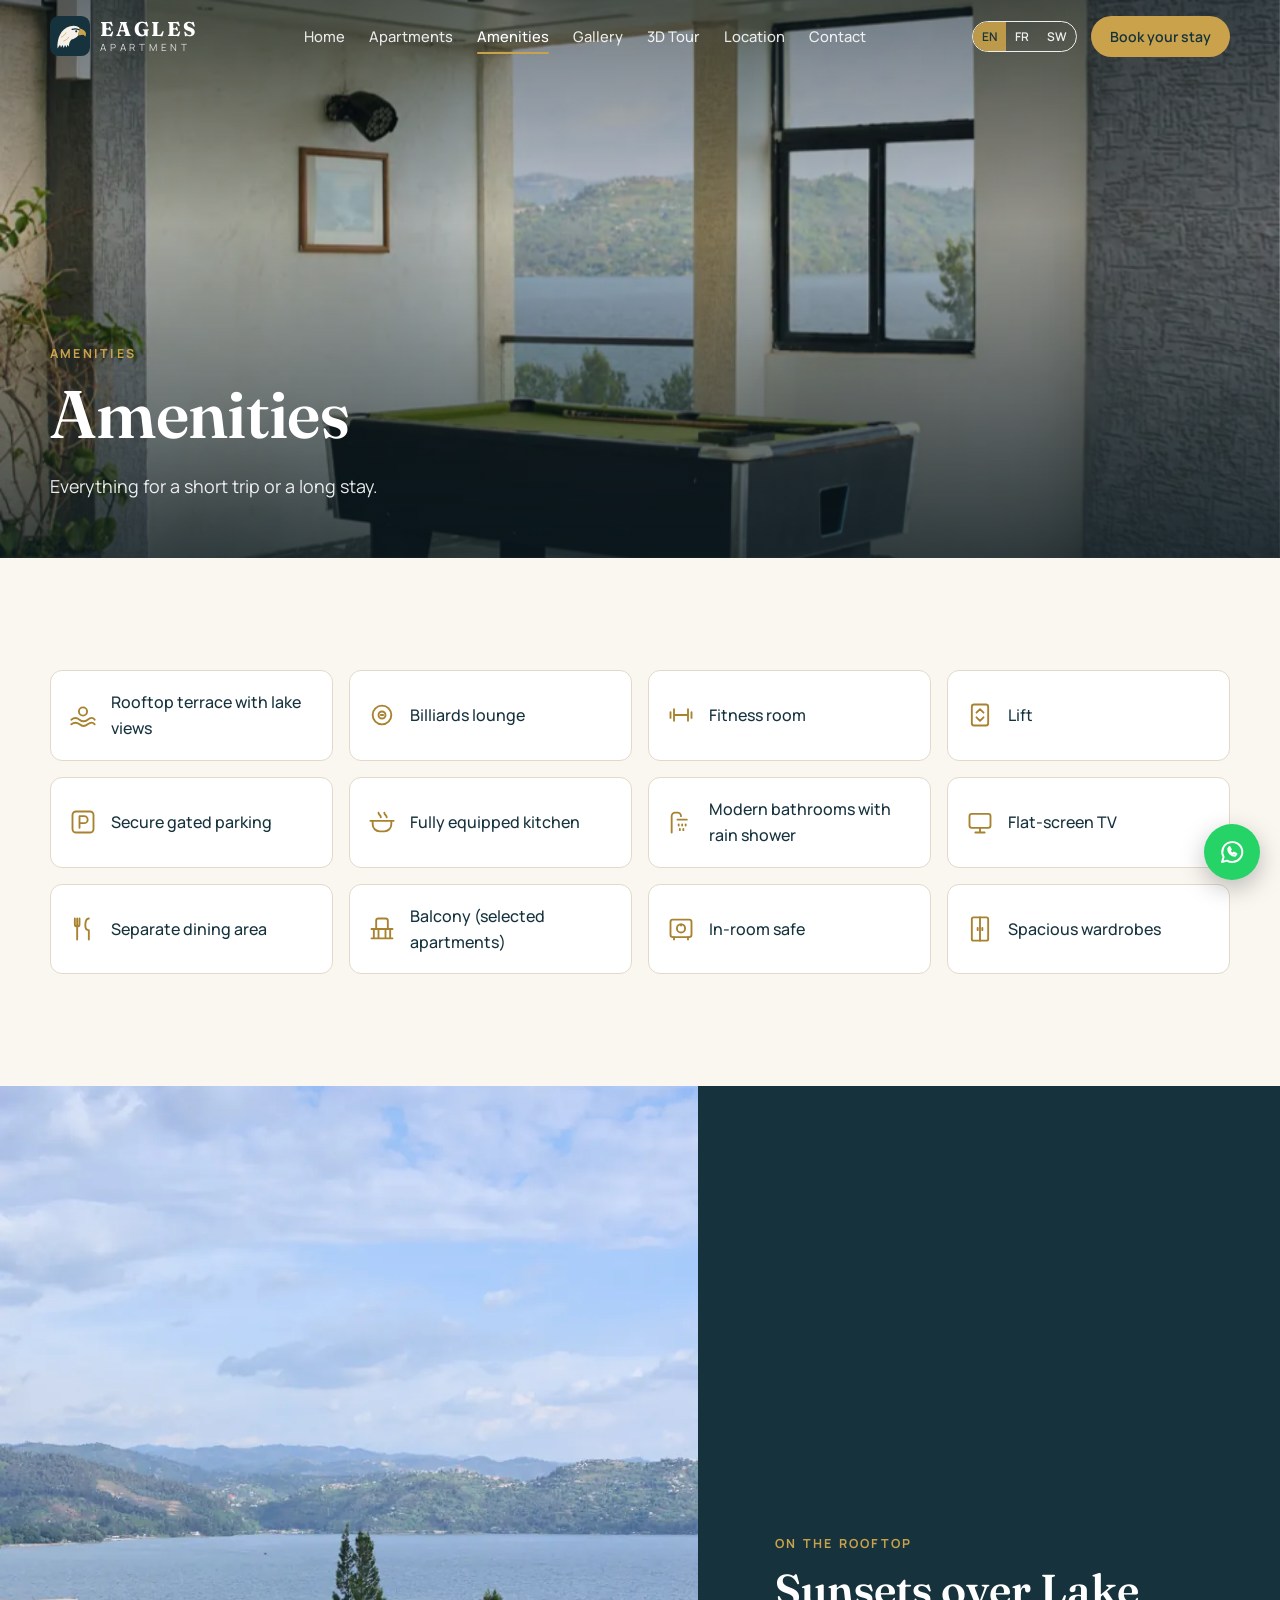
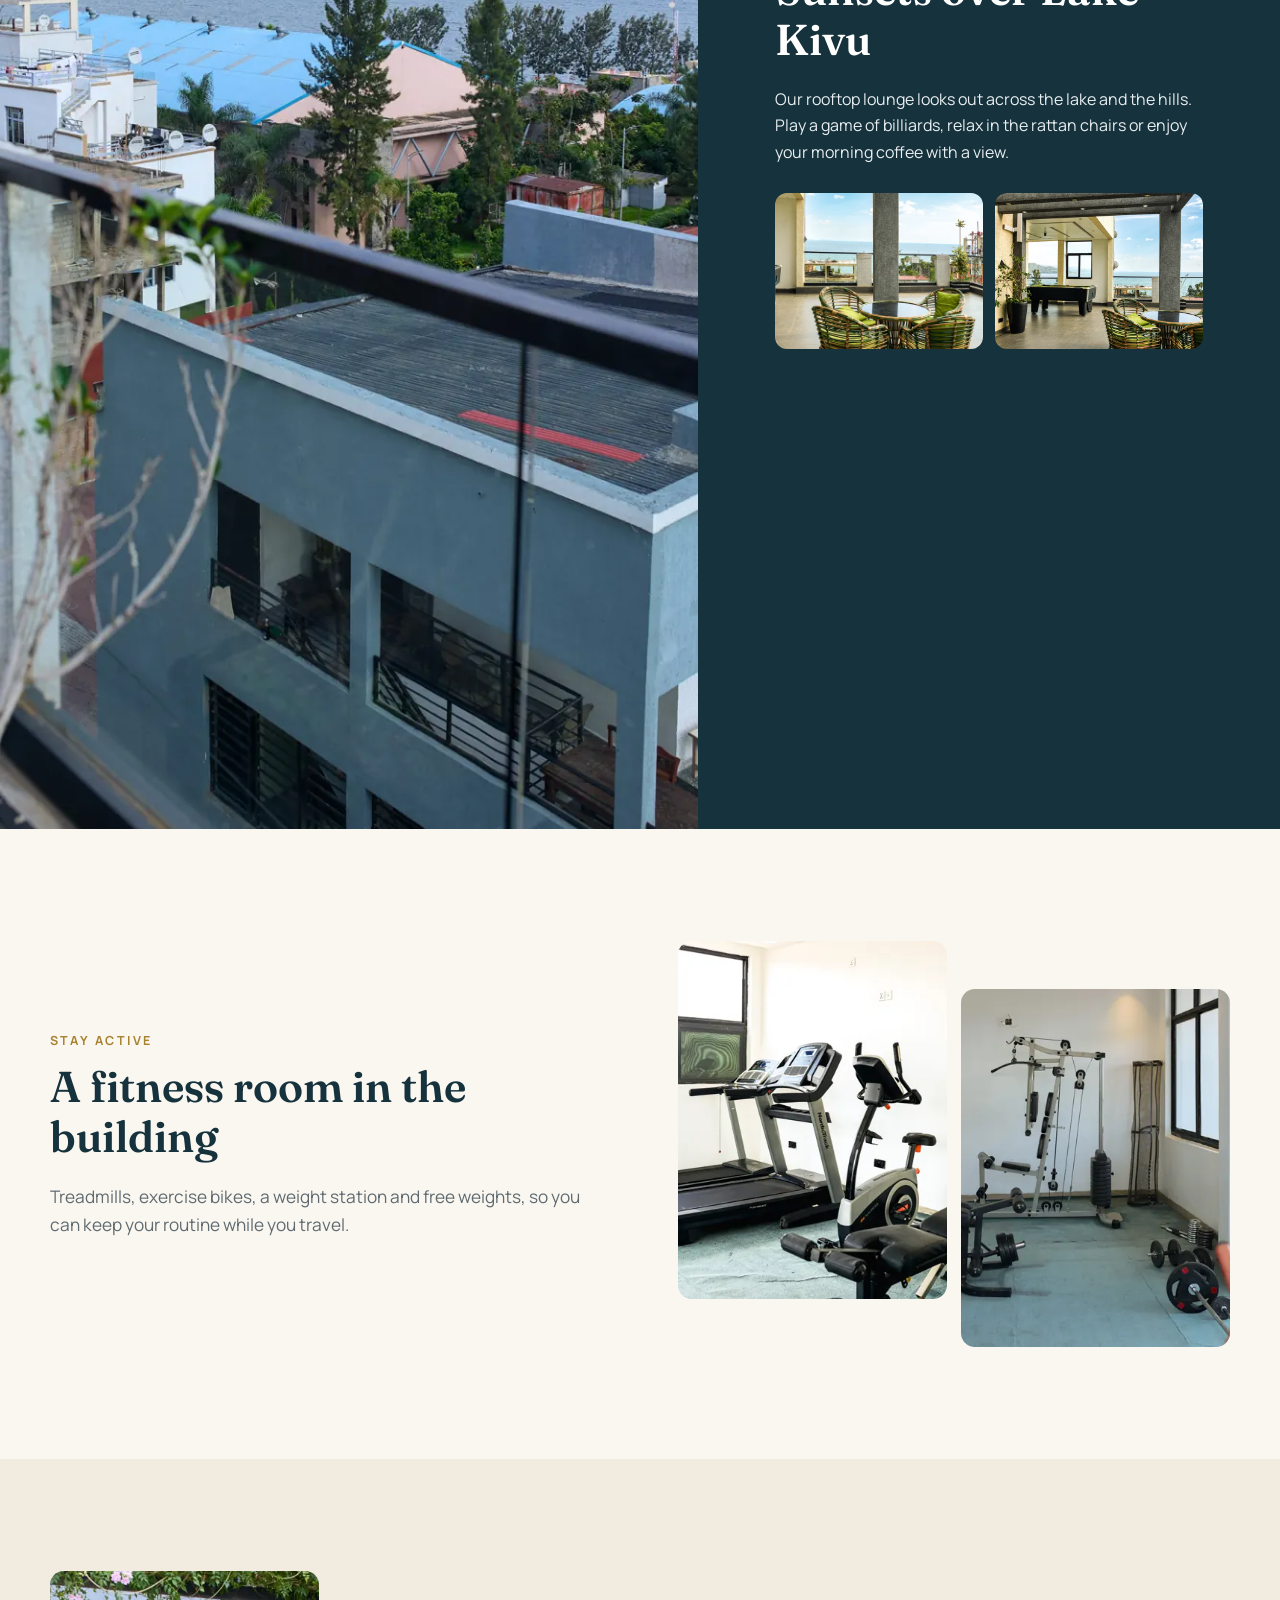
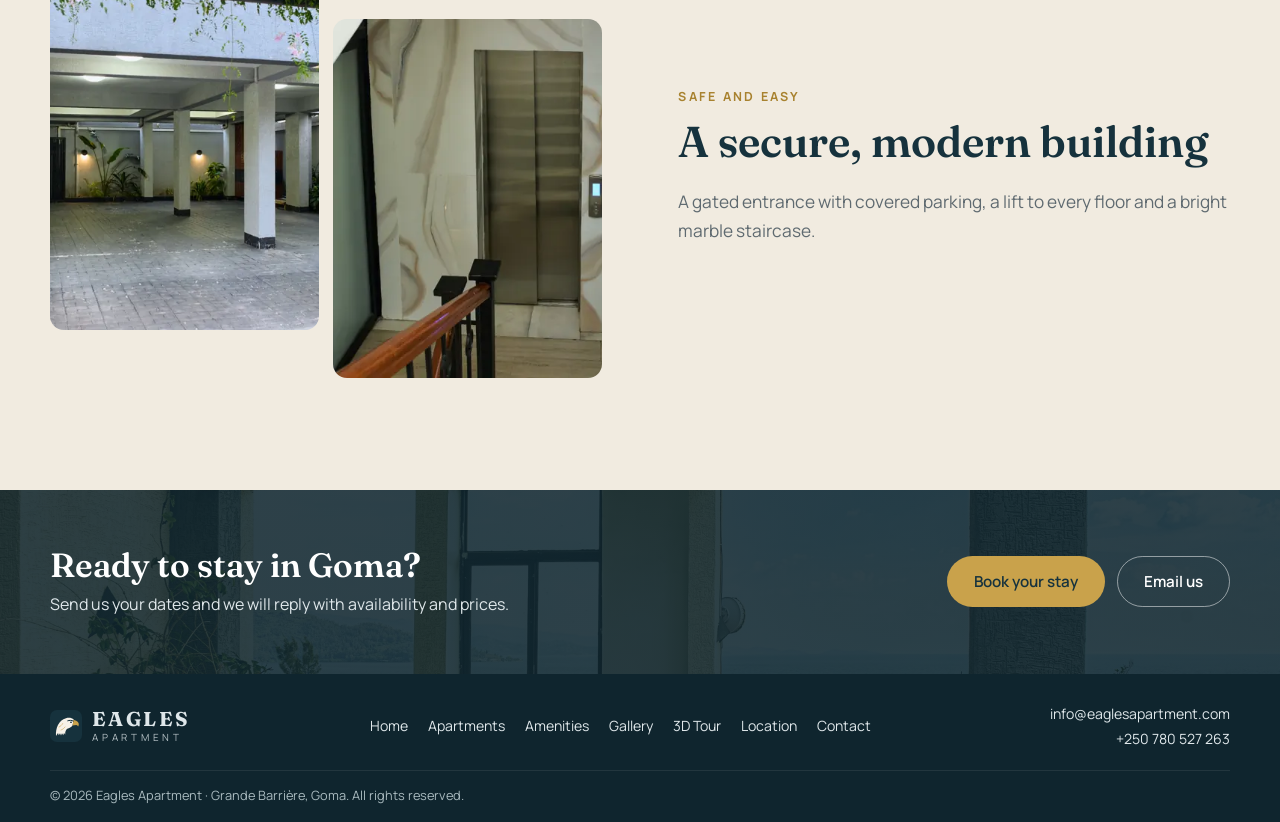
<file: site/amenities.html>
<!doctype html>
<html lang="en">
<head>
  <meta charset="utf-8">
  <meta name="viewport" content="width=device-width, initial-scale=1">
  <title>Amenities · Eagles Apartment, Goma</title>
  <meta name="description" content="Rooftop lounge with Lake Kivu views, billiards, fitness room, lift and secure gated parking at Eagles Apartment, Goma.">
  <meta name="theme-color" content="#16323d">
  <link rel="icon" href="images/logo.svg" type="image/svg+xml">
  <link rel="preconnect" href="https://fonts.googleapis.com">
  <link rel="preconnect" href="https://fonts.gstatic.com" crossorigin>
  <link href="https://fonts.googleapis.com/css2?family=Fraunces:opsz,wght@9..144,400;9..144,600&family=Manrope:wght@400;500;600;700&display=swap" rel="stylesheet">
  <link rel="stylesheet" href="css/styles.css">
</head>
<body data-page="amenities">
  <div id="site-header"></div>

  <main id="main">
    <section class="page-hero">
      <img src="images/rooftop-billiards.webp" alt="" class="page-hero__img">
      <div class="page-hero__shade"></div>
      <div class="container page-hero__content">
        <p class="eyebrow eyebrow--light" data-i18n="am.eyebrow">On site</p>
        <h1 data-i18n="nav.amenities">Amenities</h1>
        <p data-i18n="amPage.sub">Everything for a short trip or a long stay.</p>
      </div>
    </section>

    <section class="section">
      <div class="container">
        <ul class="amenities">
          <li><svg><use href="#i-view"/></svg><span data-i18n="am.rooftop">Rooftop terrace with lake views</span></li>
          <li><svg><use href="#i-billiards"/></svg><span data-i18n="am.billiards">Billiards lounge</span></li>
          <li><svg><use href="#i-gym"/></svg><span data-i18n="am.gym">Fitness room</span></li>
          <li><svg><use href="#i-lift"/></svg><span data-i18n="am.lift">Lift</span></li>
          <li><svg><use href="#i-parking"/></svg><span data-i18n="am.parking">Secure gated parking</span></li>
          <li><svg><use href="#i-kitchen"/></svg><span data-i18n="am.kitchen">Fully equipped kitchen</span></li>
          <li><svg><use href="#i-shower"/></svg><span data-i18n="am.shower">Modern bathrooms with rain shower</span></li>
          <li><svg><use href="#i-tv"/></svg><span data-i18n="am.tv">Flat-screen TV</span></li>
          <li><svg><use href="#i-dining"/></svg><span data-i18n="am.dining">Separate dining area</span></li>
          <li><svg><use href="#i-balcony"/></svg><span data-i18n="am.balcony">Balcony (selected apartments)</span></li>
          <li><svg><use href="#i-safe"/></svg><span data-i18n="am.safe">In-room safe</span></li>
          <li><svg><use href="#i-wardrobe"/></svg><span data-i18n="am.wardrobe">Spacious wardrobes</span></li>
        </ul>
      </div>
    </section>

    <section class="feature">
      <div class="feature__media">
        <img src="images/lake-view.webp" alt="View over Lake Kivu from the building" loading="lazy">
      </div>
      <div class="feature__body">
        <p class="eyebrow eyebrow--light" data-i18n="roof.eyebrow">On the rooftop</p>
        <h2 data-i18n="roof.title">Sunsets over Lake Kivu</h2>
        <p data-i18n="roof.body">Our rooftop lounge looks out across the lake and the hills.</p>
        <div class="feature__thumbs" data-zoom-group>
          <img src="images/rooftop-terrace-sm.webp" data-zoom="images/rooftop-terrace.webp" alt="Rattan chairs on the rooftop terrace" loading="lazy">
          <img src="images/rooftop-lounge-sm.webp" data-zoom="images/rooftop-lounge.webp" alt="Rooftop lounge" loading="lazy">
        </div>
      </div>
    </section>

    <section class="section">
      <div class="container split">
        <div>
          <p class="eyebrow" data-i18n="gym.eyebrow">Stay active</p>
          <h2 data-i18n="gym.title">A fitness room in the building</h2>
          <p class="lead" data-i18n="gym.body">Treadmills, exercise bikes and weights.</p>
        </div>
        <div class="duo" data-zoom-group>
          <img src="images/gym-sm.webp" data-zoom="images/gym.webp" alt="Treadmills and exercise bikes" loading="lazy">
          <img src="images/gym-3-sm.webp" data-zoom="images/gym-3.webp" alt="Weight station and free weights" loading="lazy">
        </div>
      </div>
    </section>

    <section class="section section--tint">
      <div class="container split split--reverse">
        <div>
          <p class="eyebrow" data-i18n="bld.eyebrow">Safe and easy</p>
          <h2 data-i18n="bld.title">A secure, modern building</h2>
          <p class="lead" data-i18n="bld.body">A gated entrance with covered parking and a lift to every floor.</p>
        </div>
        <div class="duo" data-zoom-group>
          <img src="images/courtyard-sm.webp" data-zoom="images/courtyard.webp" alt="Gated entrance and parking" loading="lazy">
          <img src="images/lift-sm.webp" data-zoom="images/lift.webp" alt="Lift and marble staircase" loading="lazy">
        </div>
      </div>
    </section>
  </main>

  <div id="site-footer"></div>
  <script src="js/i18n.js"></script>
  <script src="js/main.js"></script>
</body>
</html>
</file>
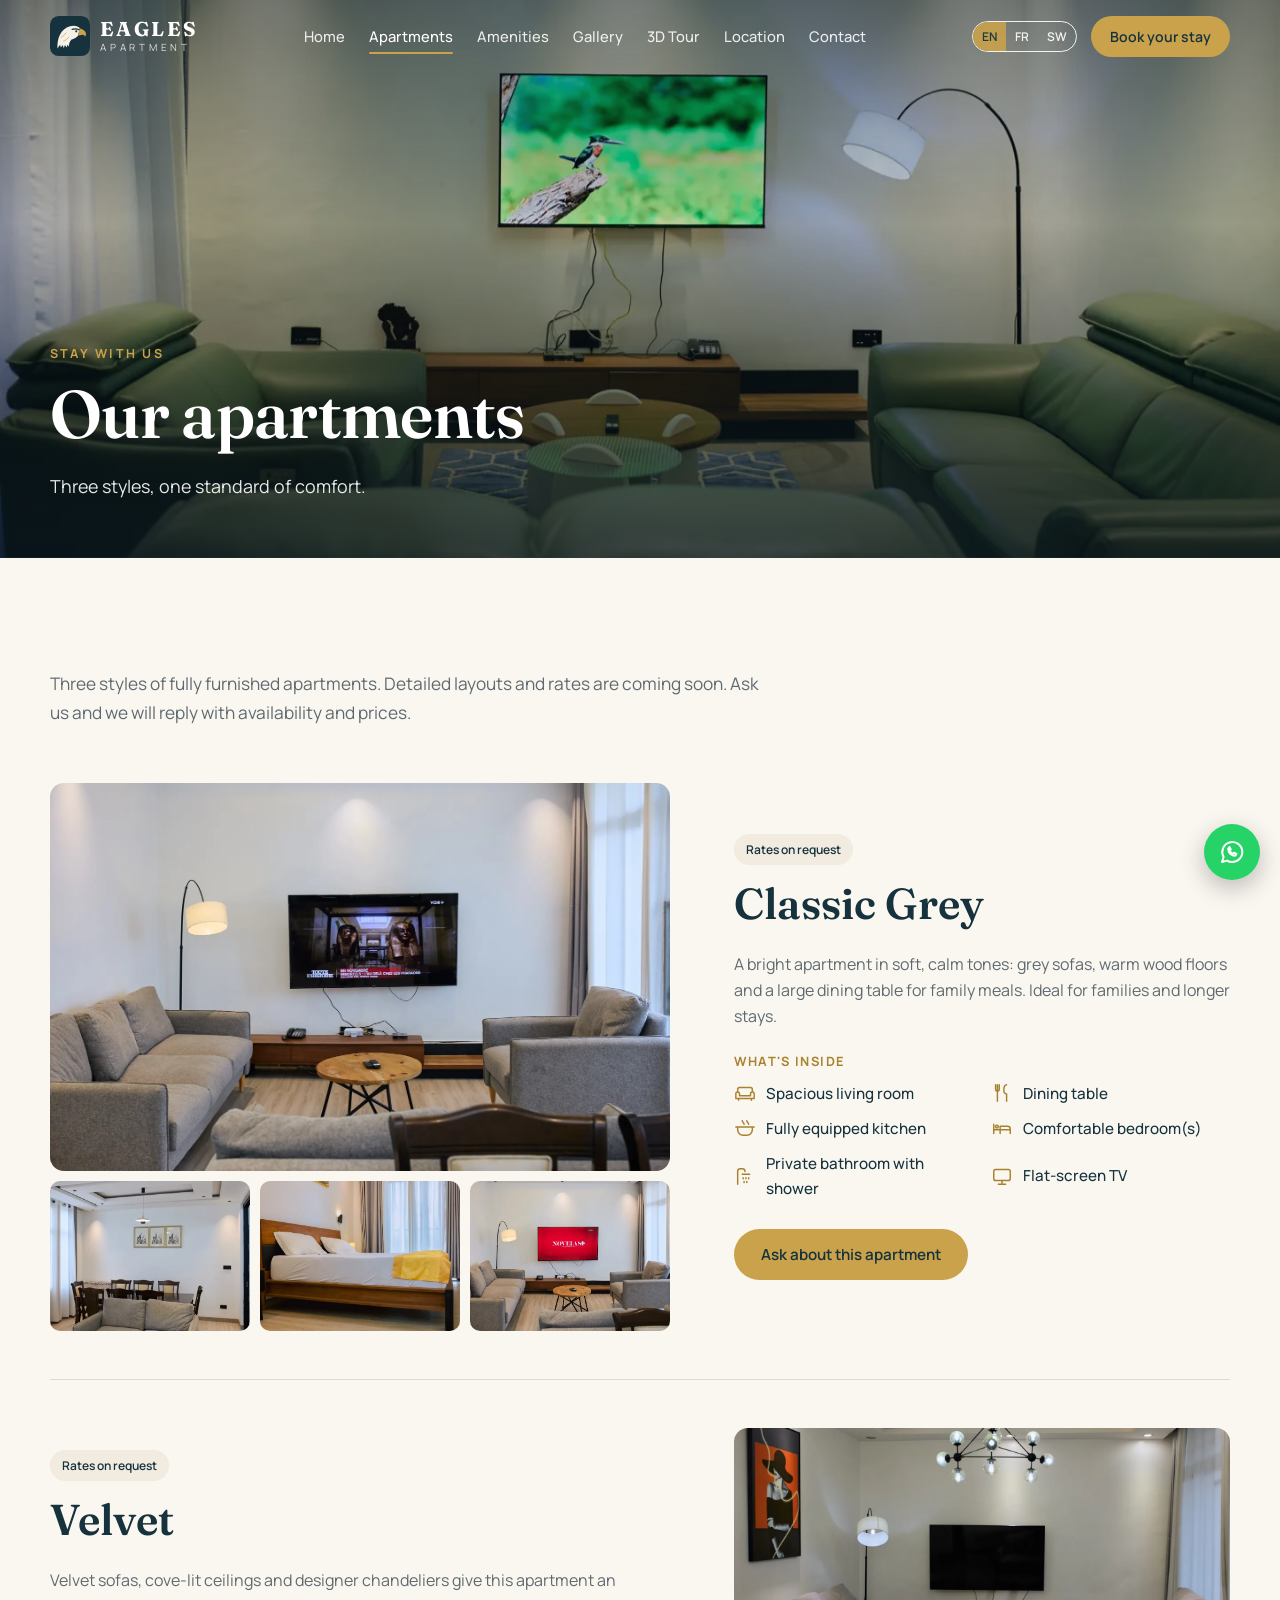
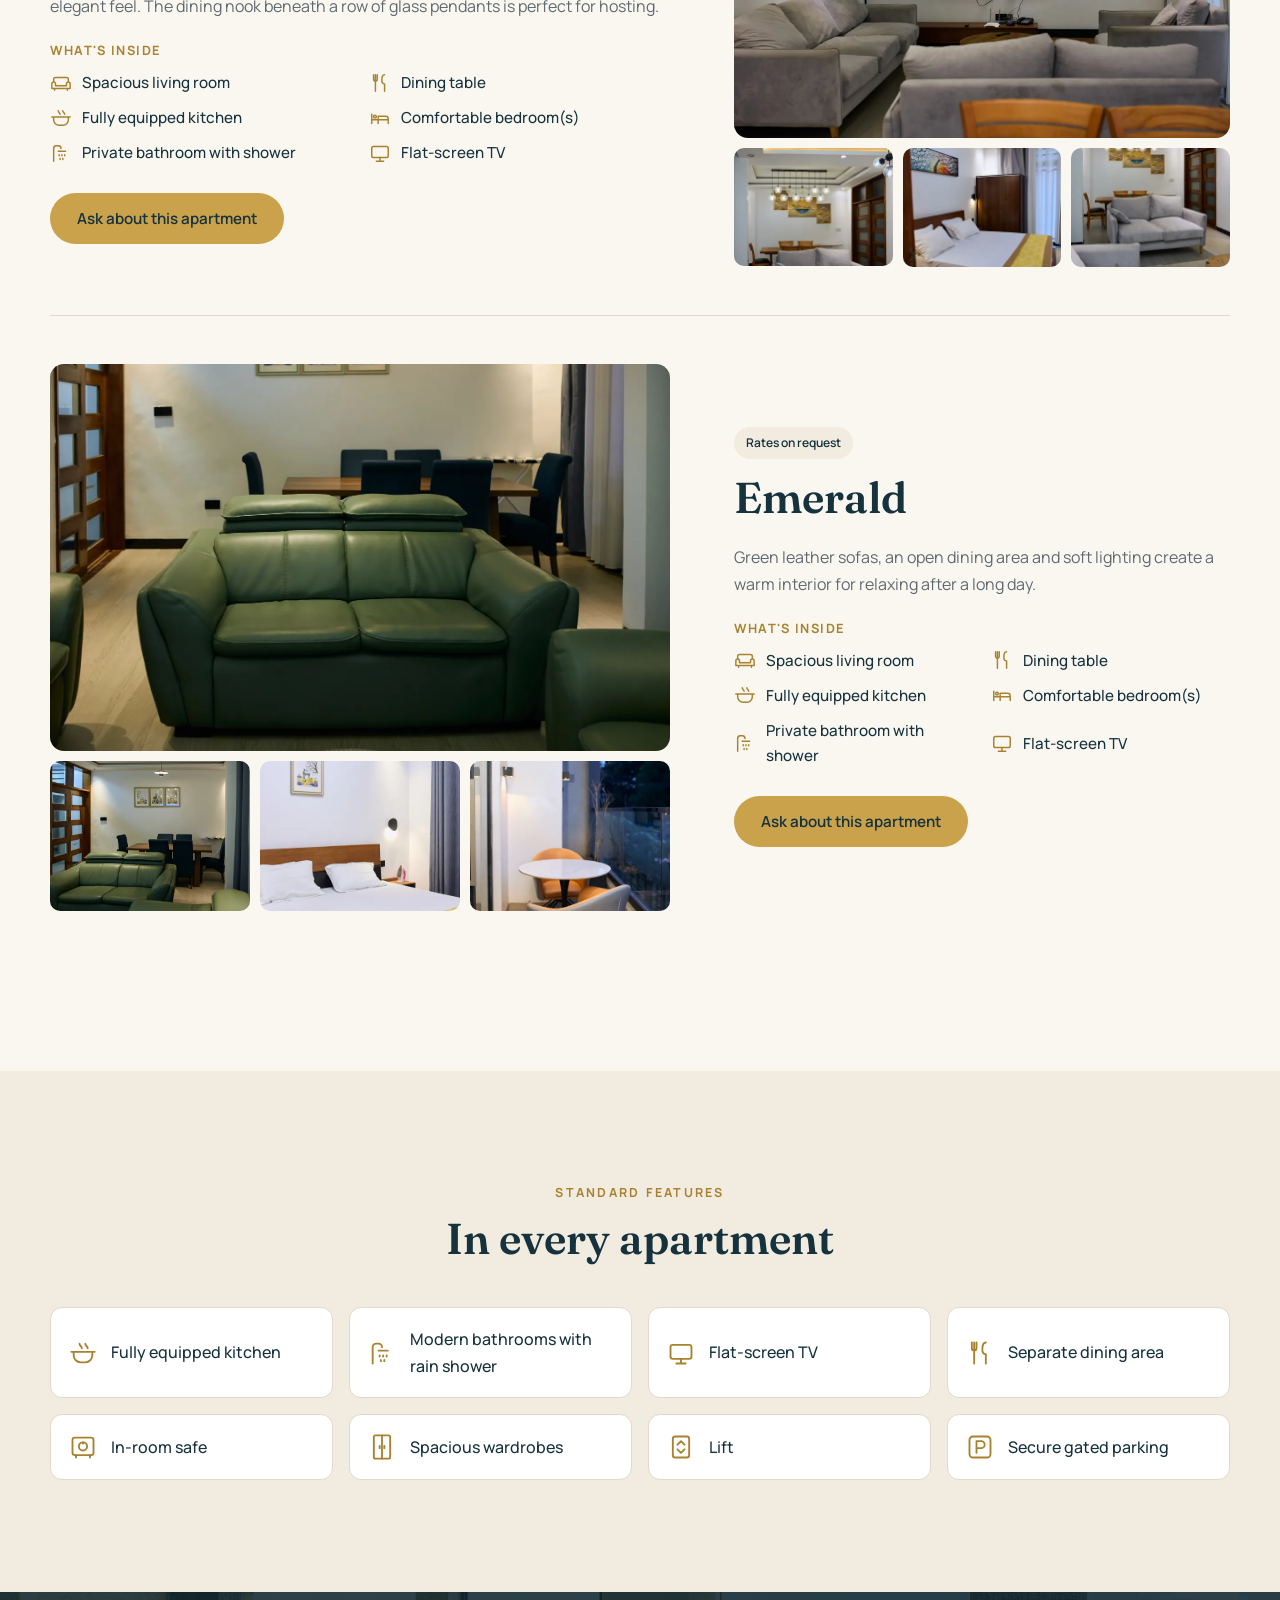
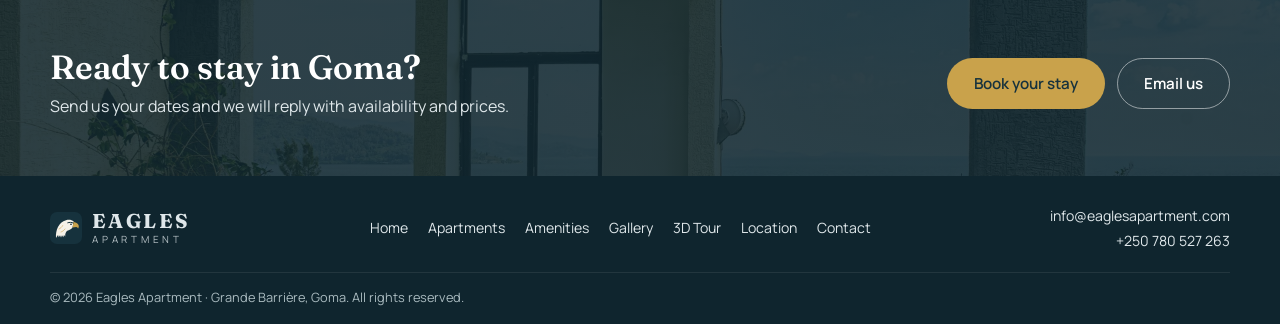
<file: site/apartments.html>
<!doctype html>
<html lang="en">
<head>
  <meta charset="utf-8">
  <meta name="viewport" content="width=device-width, initial-scale=1">
  <title>Apartments · Eagles Apartment, Goma</title>
  <meta name="description" content="Three styles of fully furnished apartments in Grande Barrière, Goma: living room, dining area, full kitchen, bedrooms and private bathrooms.">
  <meta name="theme-color" content="#16323d">
  <link rel="icon" href="images/logo.svg" type="image/svg+xml">
  <link rel="preconnect" href="https://fonts.googleapis.com">
  <link rel="preconnect" href="https://fonts.gstatic.com" crossorigin>
  <link href="https://fonts.googleapis.com/css2?family=Fraunces:opsz,wght@9..144,400;9..144,600&family=Manrope:wght@400;500;600;700&display=swap" rel="stylesheet">
  <link rel="stylesheet" href="css/styles.css">
</head>
<body data-page="apartments">
  <div id="site-header"></div>

  <main id="main">
    <section class="page-hero">
      <img src="images/living-c.webp" alt="" class="page-hero__img">
      <div class="page-hero__shade"></div>
      <div class="container page-hero__content">
        <p class="eyebrow eyebrow--light" data-i18n="apt.eyebrow">Stay with us</p>
        <h1 data-i18n="apt.title">Our apartments</h1>
        <p data-i18n="aptPage.sub">Three styles, one standard of comfort.</p>
      </div>
    </section>

    <section class="section">
      <div class="container">
        <p class="lead page-intro" data-i18n="apt.sub">Three styles of fully furnished apartments.</p>

        <article class="apt-detail" id="classic-grey">
          <div class="apt-detail__gallery" data-zoom-group>
            <img class="apt-detail__main" src="images/living-a.webp" data-zoom="images/living-a.webp" alt="Classic Grey living room" loading="lazy">
            <img src="images/dining-a-2-sm.webp" data-zoom="images/dining-a-2.webp" alt="Classic Grey dining area" loading="lazy">
            <img src="images/bedroom-a-sm.webp" data-zoom="images/bedroom-a.webp" alt="Classic Grey bedroom" loading="lazy">
            <img src="images/living-a-2-sm.webp" data-zoom="images/living-a-2.webp" alt="Classic Grey lounge" loading="lazy">
          </div>
          <div class="apt-detail__body">
            <span class="badge badge--static" data-i18n="apt.rates">Rates on request</span>
            <h2>Classic Grey</h2>
            <p data-i18n="apt.a.long">A bright apartment in soft tones.</p>
            <h3 class="apt-detail__label" data-i18n="apt.inside">What's inside</h3>
            <ul class="inside">
              <li><svg><use href="#i-sofa"/></svg><span data-i18n="inc.living">Spacious living room</span></li>
              <li><svg><use href="#i-dining"/></svg><span data-i18n="inc.dining">Dining table</span></li>
              <li><svg><use href="#i-kitchen"/></svg><span data-i18n="inc.kitchen">Fully equipped kitchen</span></li>
              <li><svg><use href="#i-bed"/></svg><span data-i18n="inc.bedroom">Comfortable bedroom(s)</span></li>
              <li><svg><use href="#i-shower"/></svg><span data-i18n="inc.bath">Private bathroom with shower</span></li>
              <li><svg><use href="#i-tv"/></svg><span data-i18n="inc.tv">Flat-screen TV</span></li>
            </ul>
            <a href="contact.html?apartment=Classic+Grey#enquiry" class="btn btn--gold" data-i18n="apt.ask">Ask about this apartment</a>
          </div>
        </article>

        <article class="apt-detail apt-detail--flip" id="velvet">
          <div class="apt-detail__gallery" data-zoom-group>
            <img class="apt-detail__main" src="images/living-b.webp" data-zoom="images/living-b.webp" alt="Velvet living room" loading="lazy">
            <img src="images/dining-b-sm.webp" data-zoom="images/dining-b.webp" alt="Velvet dining area" loading="lazy">
            <img src="images/bedroom-b-sm.webp" data-zoom="images/bedroom-b.webp" alt="Velvet bedroom" loading="lazy">
            <img src="images/living-b-2-sm.webp" data-zoom="images/living-b-2.webp" alt="Velvet lounge" loading="lazy">
          </div>
          <div class="apt-detail__body">
            <span class="badge badge--static" data-i18n="apt.rates">Rates on request</span>
            <h2>Velvet</h2>
            <p data-i18n="apt.b.long">Velvet sofas and statement lighting.</p>
            <h3 class="apt-detail__label" data-i18n="apt.inside">What's inside</h3>
            <ul class="inside">
              <li><svg><use href="#i-sofa"/></svg><span data-i18n="inc.living">Spacious living room</span></li>
              <li><svg><use href="#i-dining"/></svg><span data-i18n="inc.dining">Dining table</span></li>
              <li><svg><use href="#i-kitchen"/></svg><span data-i18n="inc.kitchen">Fully equipped kitchen</span></li>
              <li><svg><use href="#i-bed"/></svg><span data-i18n="inc.bedroom">Comfortable bedroom(s)</span></li>
              <li><svg><use href="#i-shower"/></svg><span data-i18n="inc.bath">Private bathroom with shower</span></li>
              <li><svg><use href="#i-tv"/></svg><span data-i18n="inc.tv">Flat-screen TV</span></li>
            </ul>
            <a href="contact.html?apartment=Velvet#enquiry" class="btn btn--gold" data-i18n="apt.ask">Ask about this apartment</a>
          </div>
        </article>

        <article class="apt-detail" id="emerald">
          <div class="apt-detail__gallery" data-zoom-group>
            <img class="apt-detail__main" src="images/living-c-2.webp" data-zoom="images/living-c-2.webp" alt="Emerald living room" loading="lazy">
            <img src="images/dining-c-sm.webp" data-zoom="images/dining-c.webp" alt="Emerald dining area" loading="lazy">
            <img src="images/bedroom-c-sm.webp" data-zoom="images/bedroom-c.webp" alt="Emerald bedroom" loading="lazy">
            <img src="images/balcony-sm.webp" data-zoom="images/balcony.webp" alt="Balcony seating" loading="lazy">
          </div>
          <div class="apt-detail__body">
            <span class="badge badge--static" data-i18n="apt.rates">Rates on request</span>
            <h2>Emerald</h2>
            <p data-i18n="apt.c.long">Green leather sofas and an open dining area.</p>
            <h3 class="apt-detail__label" data-i18n="apt.inside">What's inside</h3>
            <ul class="inside">
              <li><svg><use href="#i-sofa"/></svg><span data-i18n="inc.living">Spacious living room</span></li>
              <li><svg><use href="#i-dining"/></svg><span data-i18n="inc.dining">Dining table</span></li>
              <li><svg><use href="#i-kitchen"/></svg><span data-i18n="inc.kitchen">Fully equipped kitchen</span></li>
              <li><svg><use href="#i-bed"/></svg><span data-i18n="inc.bedroom">Comfortable bedroom(s)</span></li>
              <li><svg><use href="#i-shower"/></svg><span data-i18n="inc.bath">Private bathroom with shower</span></li>
              <li><svg><use href="#i-tv"/></svg><span data-i18n="inc.tv">Flat-screen TV</span></li>
            </ul>
            <a href="contact.html?apartment=Emerald#enquiry" class="btn btn--gold" data-i18n="apt.ask">Ask about this apartment</a>
          </div>
        </article>
      </div>
    </section>

    <section class="section section--tint">
      <div class="container">
        <div class="section__head section__head--center">
          <p class="eyebrow" data-i18n="every.eyebrow">Standard features</p>
          <h2 data-i18n="every.title">In every apartment</h2>
        </div>
        <ul class="amenities">
          <li><svg><use href="#i-kitchen"/></svg><span data-i18n="am.kitchen">Fully equipped kitchen</span></li>
          <li><svg><use href="#i-shower"/></svg><span data-i18n="am.shower">Modern bathrooms with rain shower</span></li>
          <li><svg><use href="#i-tv"/></svg><span data-i18n="am.tv">Flat-screen TV</span></li>
          <li><svg><use href="#i-dining"/></svg><span data-i18n="am.dining">Separate dining area</span></li>
          <li><svg><use href="#i-safe"/></svg><span data-i18n="am.safe">In-room safe</span></li>
          <li><svg><use href="#i-wardrobe"/></svg><span data-i18n="am.wardrobe">Spacious wardrobes</span></li>
          <li><svg><use href="#i-lift"/></svg><span data-i18n="am.lift">Lift</span></li>
          <li><svg><use href="#i-parking"/></svg><span data-i18n="am.parking">Secure gated parking</span></li>
        </ul>
      </div>
    </section>
  </main>

  <div id="site-footer"></div>
  <script src="js/i18n.js"></script>
  <script src="js/main.js"></script>
</body>
</html>
</file>
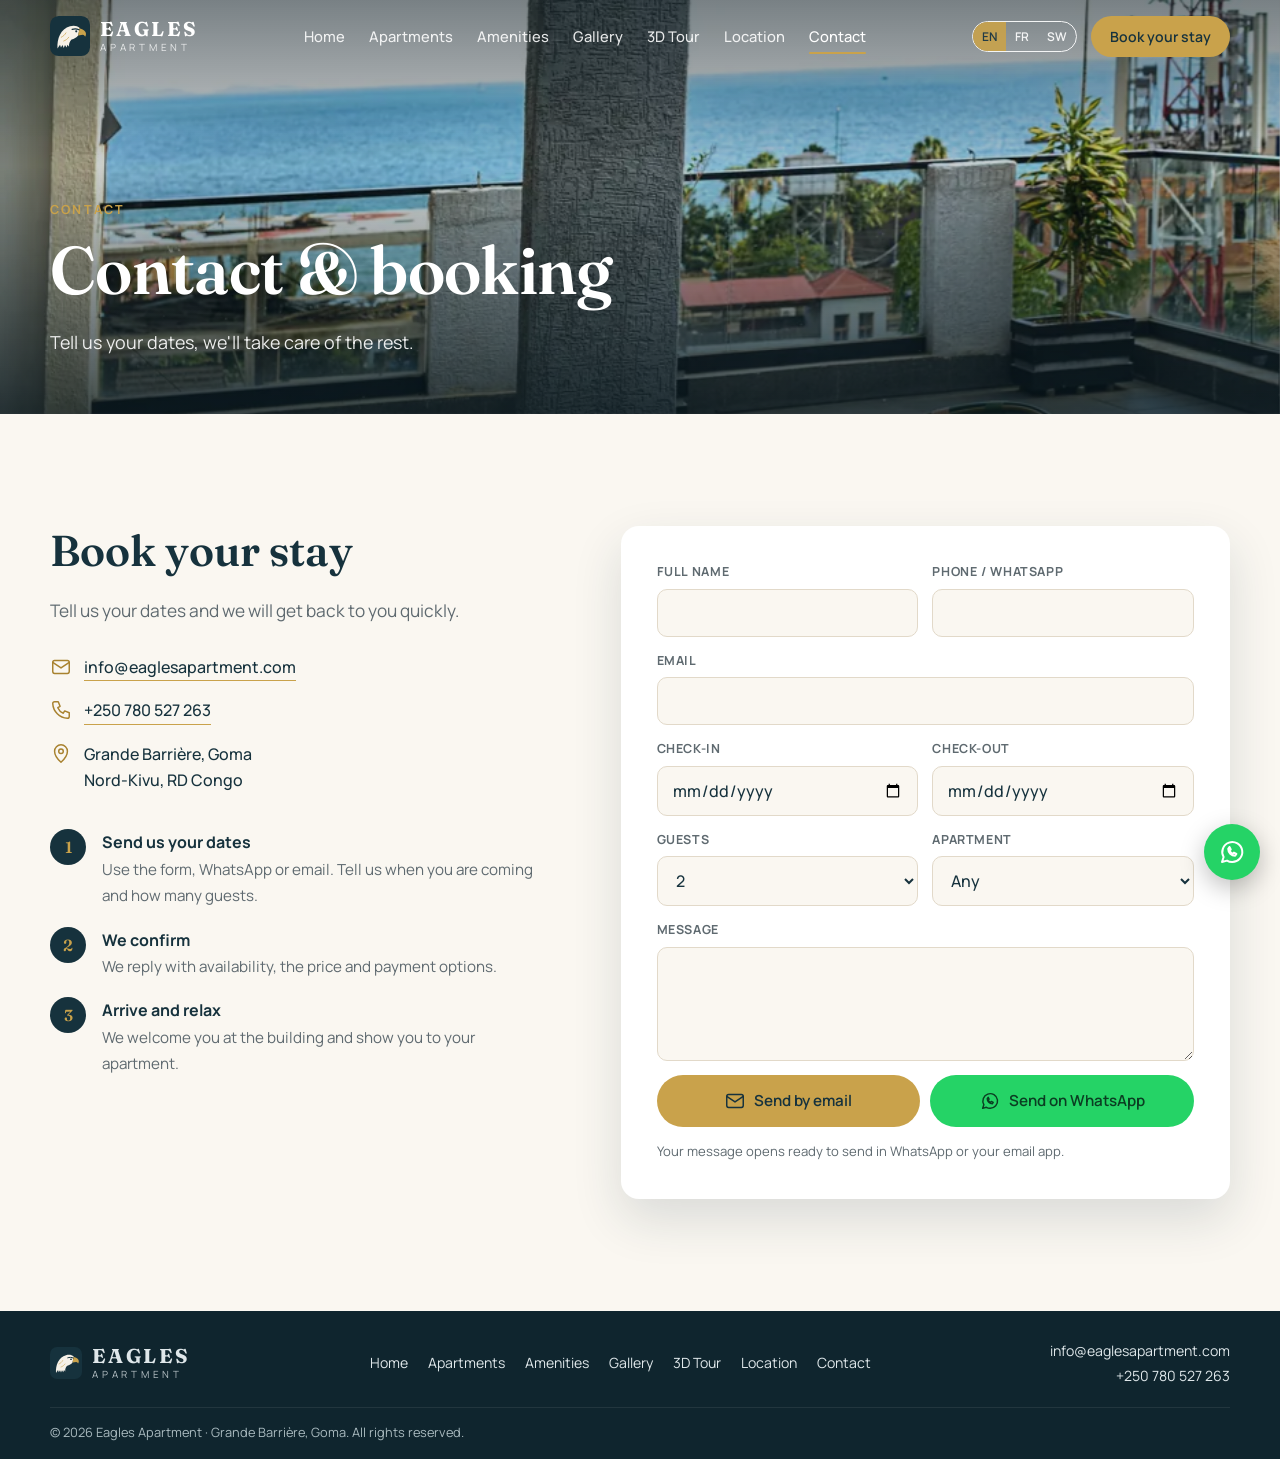
<file: site/contact.html>
<!doctype html>
<html lang="en">
<head>
  <meta charset="utf-8">
  <meta name="viewport" content="width=device-width, initial-scale=1">
  <title>Contact &amp; booking · Eagles Apartment, Goma</title>
  <meta name="description" content="Book your stay at Eagles Apartment, Grande Barrière, Goma. Send us your dates and we will reply with availability and prices.">
  <meta name="theme-color" content="#16323d">
  <link rel="icon" href="images/logo.svg" type="image/svg+xml">
  <link rel="preconnect" href="https://fonts.googleapis.com">
  <link rel="preconnect" href="https://fonts.gstatic.com" crossorigin>
  <link href="https://fonts.googleapis.com/css2?family=Fraunces:opsz,wght@9..144,400;9..144,600&family=Manrope:wght@400;500;600;700&display=swap" rel="stylesheet">
  <link rel="stylesheet" href="css/styles.css">
</head>
<body data-page="contact">
  <div id="site-header"></div>

  <main id="main">
    <section class="page-hero page-hero--short">
      <img src="images/rooftop-corner.webp" alt="" class="page-hero__img">
      <div class="page-hero__shade"></div>
      <div class="container page-hero__content">
        <p class="eyebrow eyebrow--light" data-i18n="contact.eyebrow">Contact</p>
        <h1 data-i18n="contactPage.title">Contact &amp; booking</h1>
        <p data-i18n="contactPage.sub">Tell us your dates, we'll take care of the rest.</p>
      </div>
    </section>

    <section class="section">
      <div class="container contact__grid">
        <div class="contact__info">
          <h2 data-i18n="contact.title">Book your stay</h2>
          <p class="lead" data-i18n="contact.sub">Tell us your dates and we will get back to you quickly.</p>
          <ul class="contact__list">
            <li><svg><use href="#i-mail"/></svg><a href="mailto:info@eaglesapartment.com">info@eaglesapartment.com</a></li>
            <li data-phone hidden><svg><use href="#i-phone"/></svg><a href="#" data-phone-link></a></li>
            <li><svg><use href="#i-pin"/></svg><span>Grande Barrière, Goma<br>Nord-Kivu, RD Congo</span></li>
          </ul>
          <ol class="mini-steps">
            <li><strong data-i18n="how.s1">Send us your dates</strong><span data-i18n="how.s1b"></span></li>
            <li><strong data-i18n="how.s2">We confirm</strong><span data-i18n="how.s2b"></span></li>
            <li><strong data-i18n="how.s3">Arrive and relax</strong><span data-i18n="how.s3b"></span></li>
          </ol>
        </div>

        <form class="enquiry" id="enquiry" novalidate>
          <div class="enquiry__row">
            <label><span data-i18n="form.name">Full name</span><input name="name" required autocomplete="name"></label>
            <label><span data-i18n="form.phone">Phone / WhatsApp</span><input name="phone" type="tel" autocomplete="tel"></label>
          </div>
          <label><span data-i18n="form.email">Email</span><input name="email" type="email" autocomplete="email"></label>
          <div class="enquiry__row">
            <label><span data-i18n="form.checkin">Check-in</span><input name="checkin" type="date" required></label>
            <label><span data-i18n="form.checkout">Check-out</span><input name="checkout" type="date" required></label>
          </div>
          <div class="enquiry__row">
            <label><span data-i18n="form.guests">Guests</span>
              <select name="guests"><option>1</option><option selected>2</option><option>3</option><option>4</option><option>5</option><option>6+</option></select>
            </label>
            <label><span data-i18n="form.apartment">Apartment</span>
              <select name="apartment">
                <option value="" data-i18n="form.any">Any</option>
                <option>Classic Grey</option><option>Velvet</option><option>Emerald</option>
              </select>
            </label>
          </div>
          <label><span data-i18n="form.message">Message</span><textarea name="message" rows="4"></textarea></label>
          <p class="enquiry__error" id="form-error" role="alert" hidden data-i18n="form.error">Please enter your name and your dates.</p>
          <div class="enquiry__actions">
            <button class="btn btn--gold" type="submit" value="email"><svg><use href="#i-mail"/></svg><span data-i18n="form.sendEmail">Send by email</span></button>
            <button class="btn btn--whatsapp" type="submit" value="whatsapp" data-whatsapp hidden><svg><use href="#i-whatsapp"/></svg><span data-i18n="form.sendWa">Send on WhatsApp</span></button>
          </div>
          <p class="enquiry__note" data-i18n="form.note">Your email app will open with your message ready to send.</p>
        </form>
      </div>
    </section>
  </main>

  <div id="site-footer"></div>
  <script src="js/i18n.js"></script>
  <script src="js/main.js"></script>
</body>
</html>
</file>
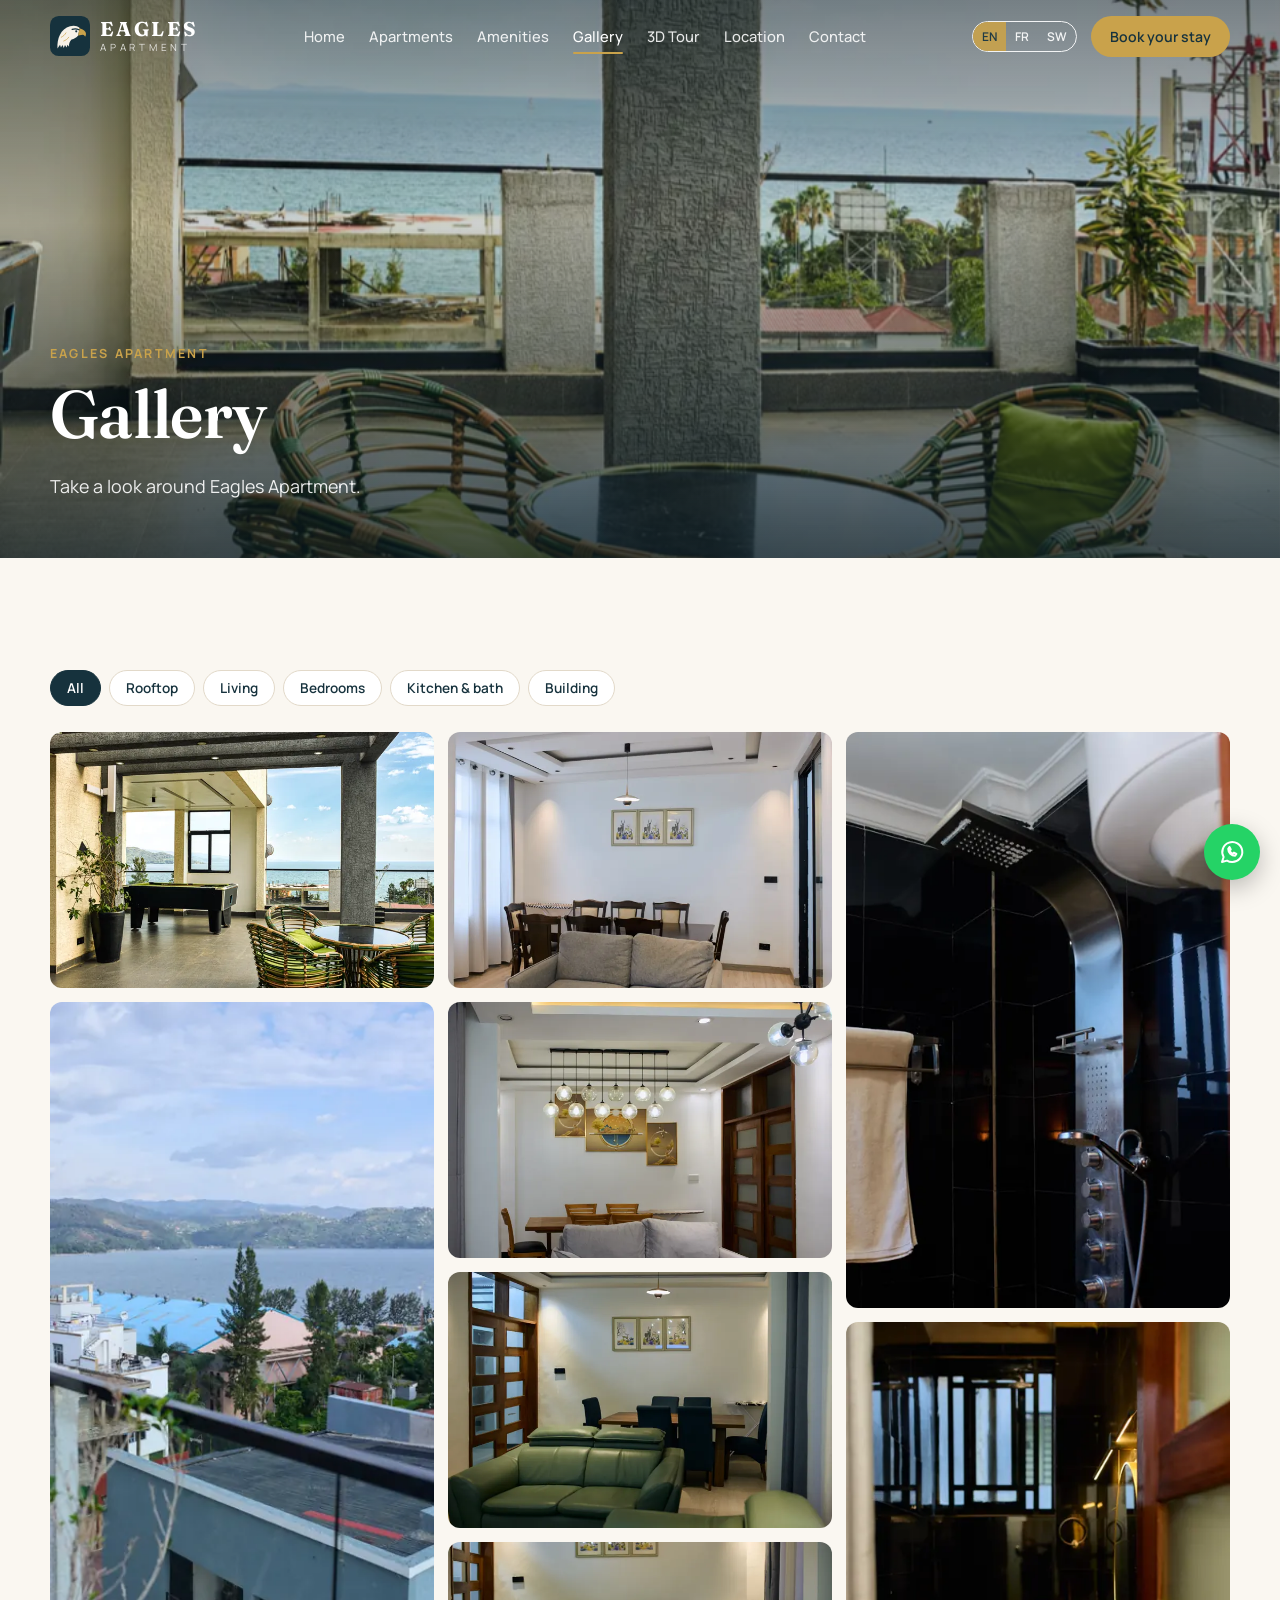
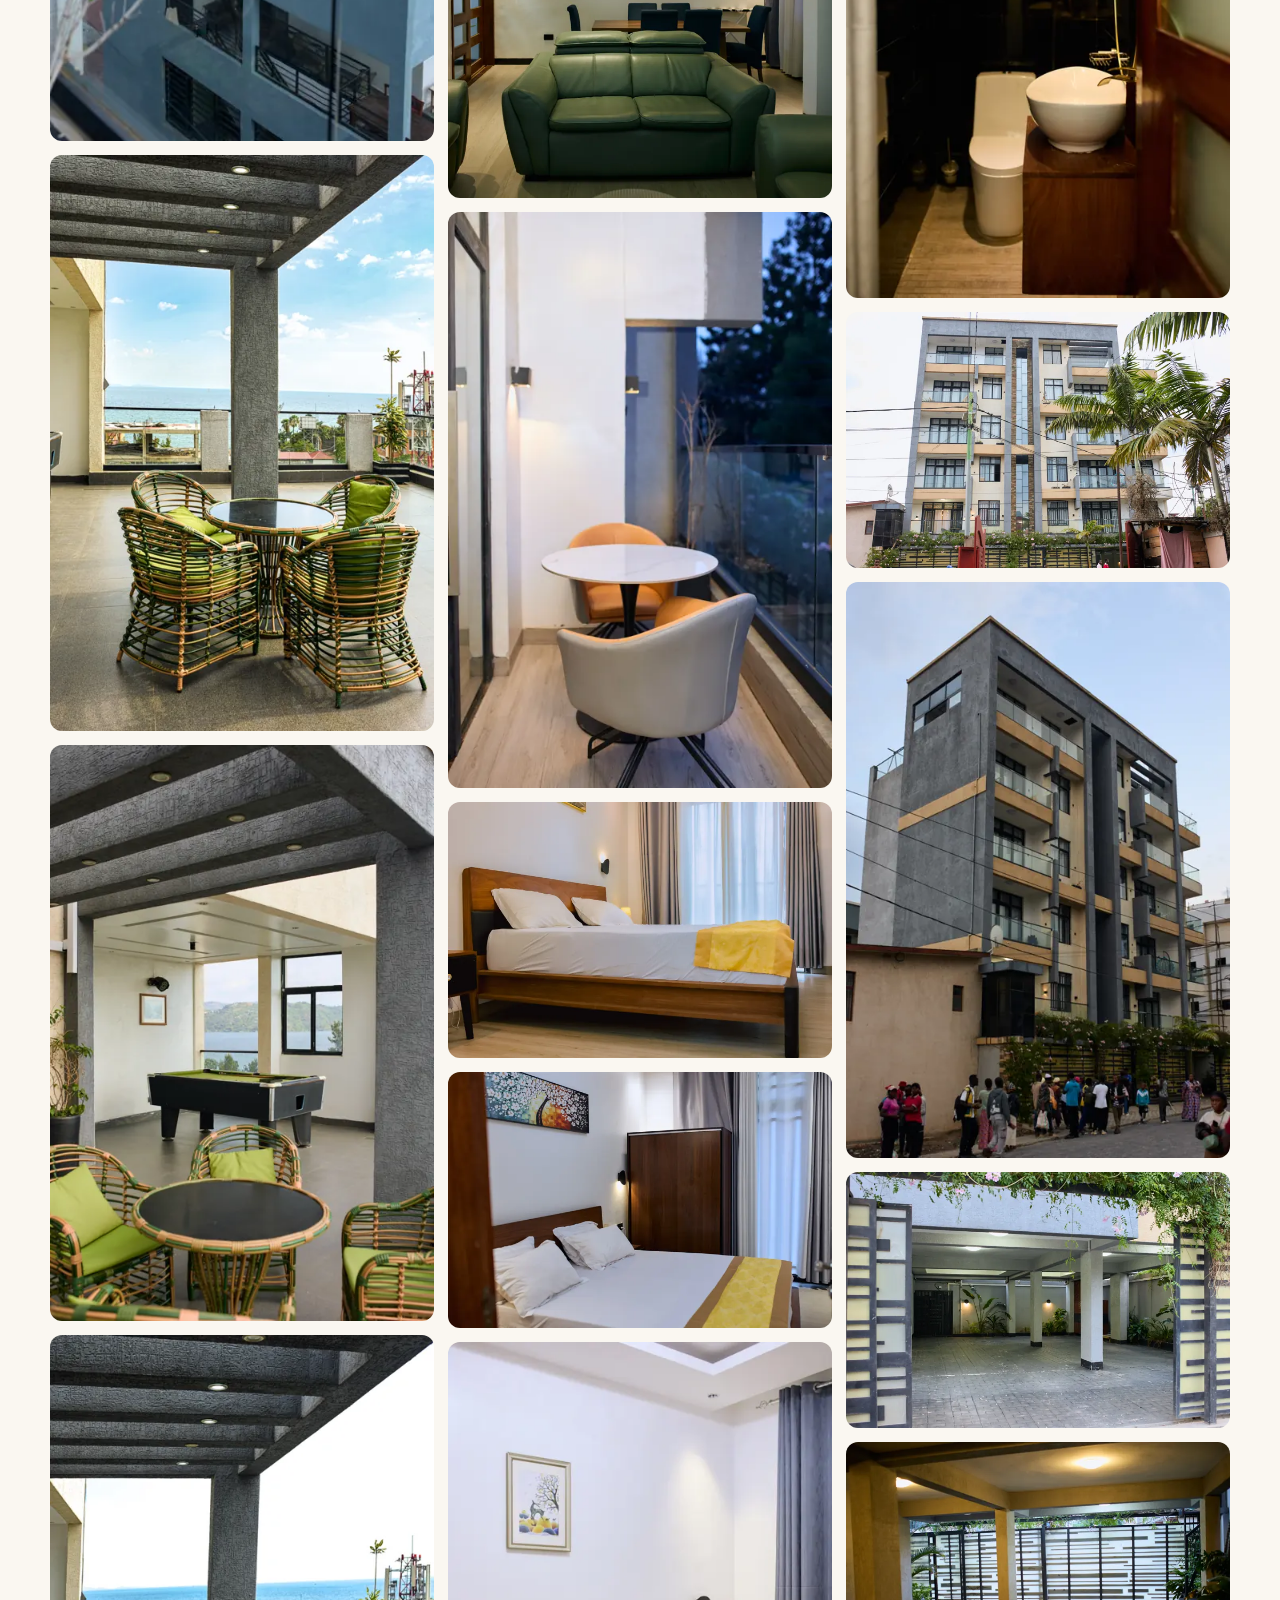
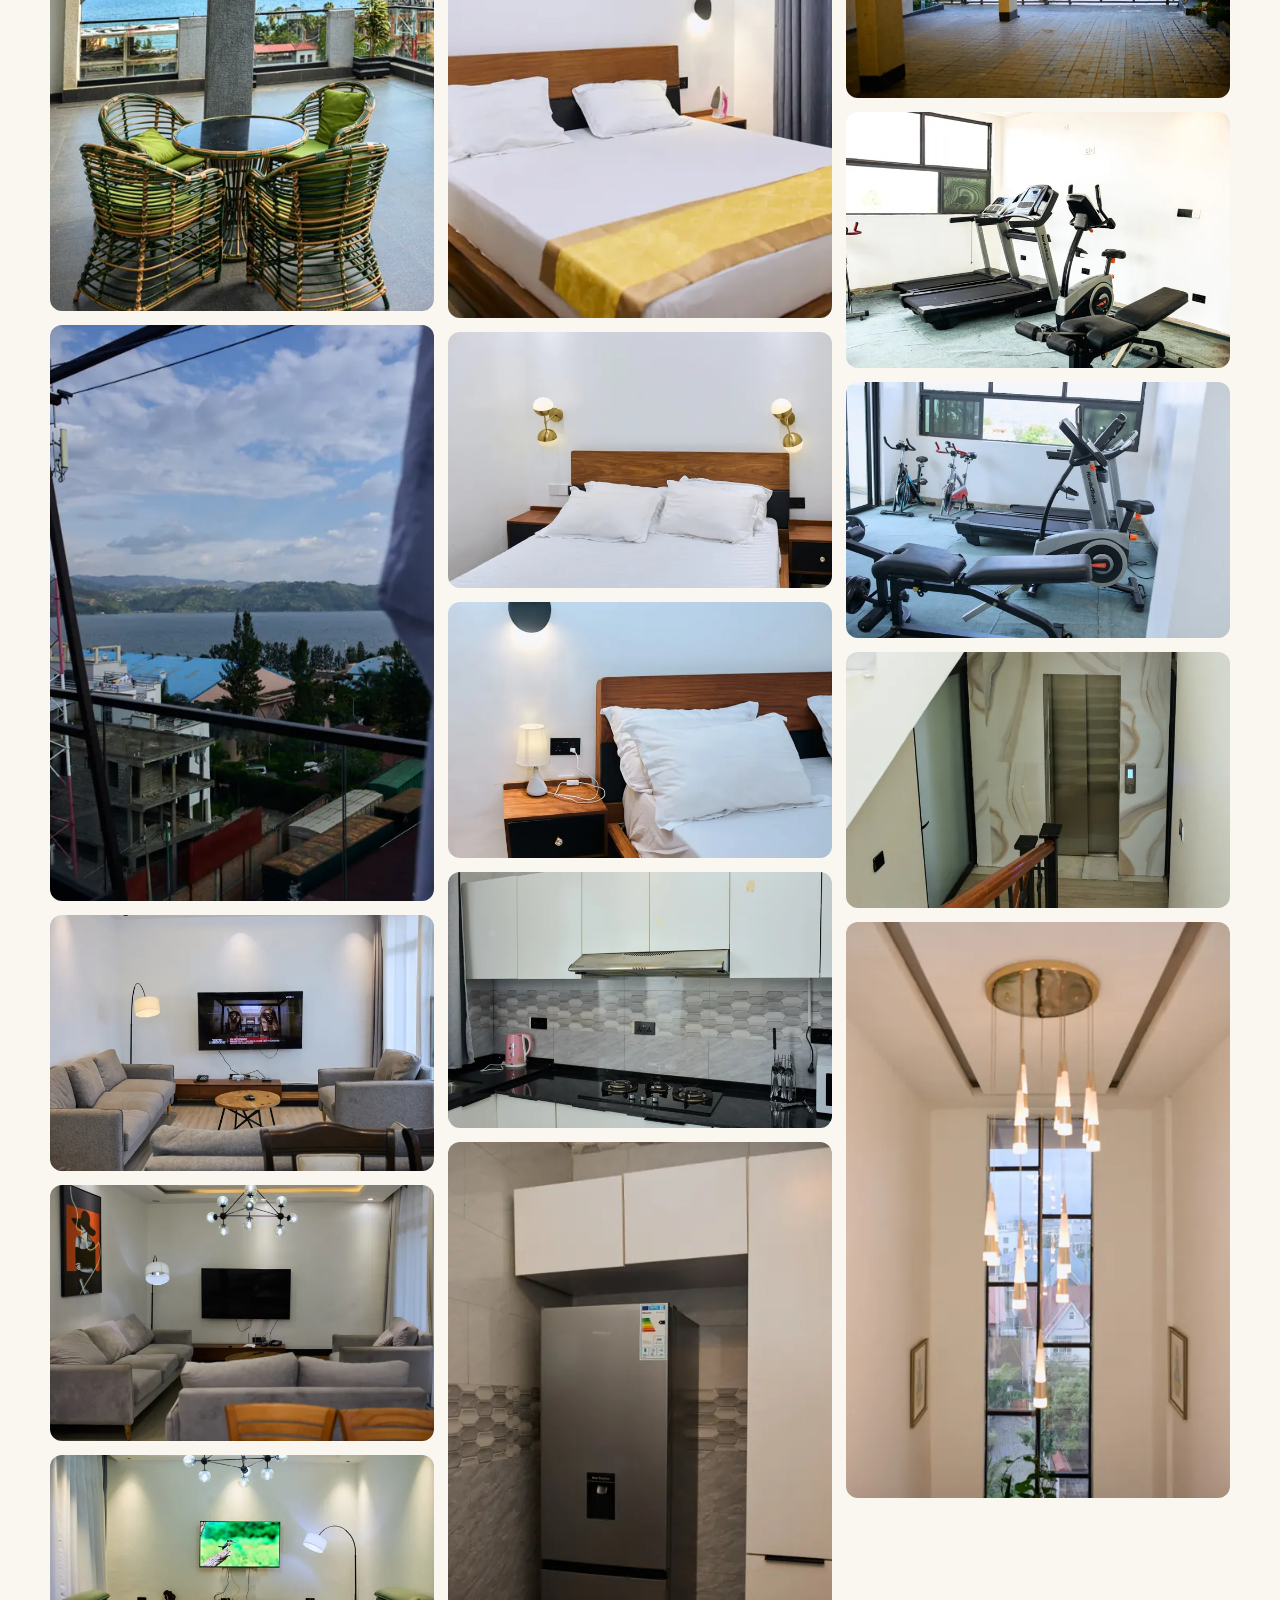
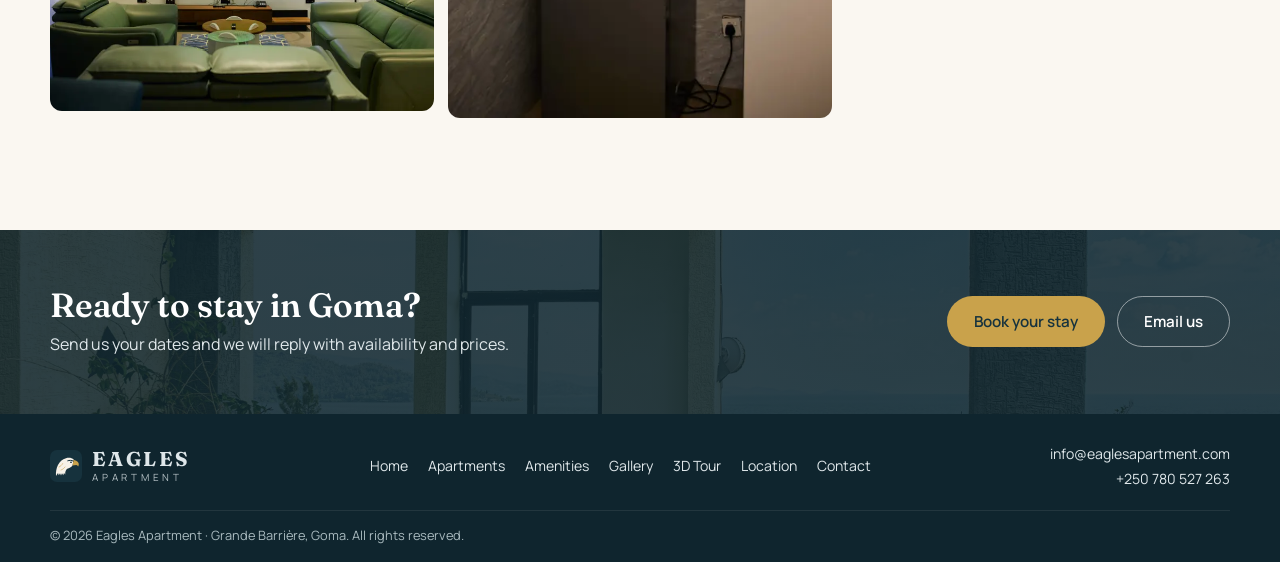
<file: site/gallery.html>
<!doctype html>
<html lang="en">
<head>
  <meta charset="utf-8">
  <meta name="viewport" content="width=device-width, initial-scale=1">
  <title>Gallery · Eagles Apartment, Goma</title>
  <meta name="description" content="Photos of Eagles Apartment in Goma: rooftop lounge over Lake Kivu, living rooms, bedrooms, kitchens and the building.">
  <meta name="theme-color" content="#16323d">
  <link rel="icon" href="images/logo.svg" type="image/svg+xml">
  <link rel="preconnect" href="https://fonts.googleapis.com">
  <link rel="preconnect" href="https://fonts.gstatic.com" crossorigin>
  <link href="https://fonts.googleapis.com/css2?family=Fraunces:opsz,wght@9..144,400;9..144,600&family=Manrope:wght@400;500;600;700&display=swap" rel="stylesheet">
  <link rel="stylesheet" href="css/styles.css">
</head>
<body data-page="gallery">
  <div id="site-header"></div>

  <main id="main">
    <section class="page-hero">
      <img src="images/rooftop-terrace.webp" alt="" class="page-hero__img">
      <div class="page-hero__shade"></div>
      <div class="container page-hero__content">
        <p class="eyebrow eyebrow--light">Eagles Apartment</p>
        <h1 data-i18n="nav.gallery">Gallery</h1>
        <p data-i18n="galPage.sub">Take a look around Eagles Apartment.</p>
      </div>
    </section>

    <section class="section">
      <div class="container">
        <div class="filters" role="group">
          <button type="button" class="is-active" data-filter="all" data-i18n="gal.all">All</button>
          <button type="button" data-filter="rooftop" data-i18n="gal.rooftop">Rooftop</button>
          <button type="button" data-filter="living" data-i18n="gal.living">Living</button>
          <button type="button" data-filter="bedroom" data-i18n="gal.bedrooms">Bedrooms</button>
          <button type="button" data-filter="kitchen" data-i18n="gal.kitchen">Kitchen &amp; bath</button>
          <button type="button" data-filter="building" data-i18n="gal.building">Building</button>
        </div>
        <div class="gallery" id="gallery-grid" data-zoom-group></div>
      </div>
    </section>
  </main>

  <div id="site-footer"></div>
  <script src="js/i18n.js"></script>
  <script src="js/main.js"></script>
</body>
</html>
</file>
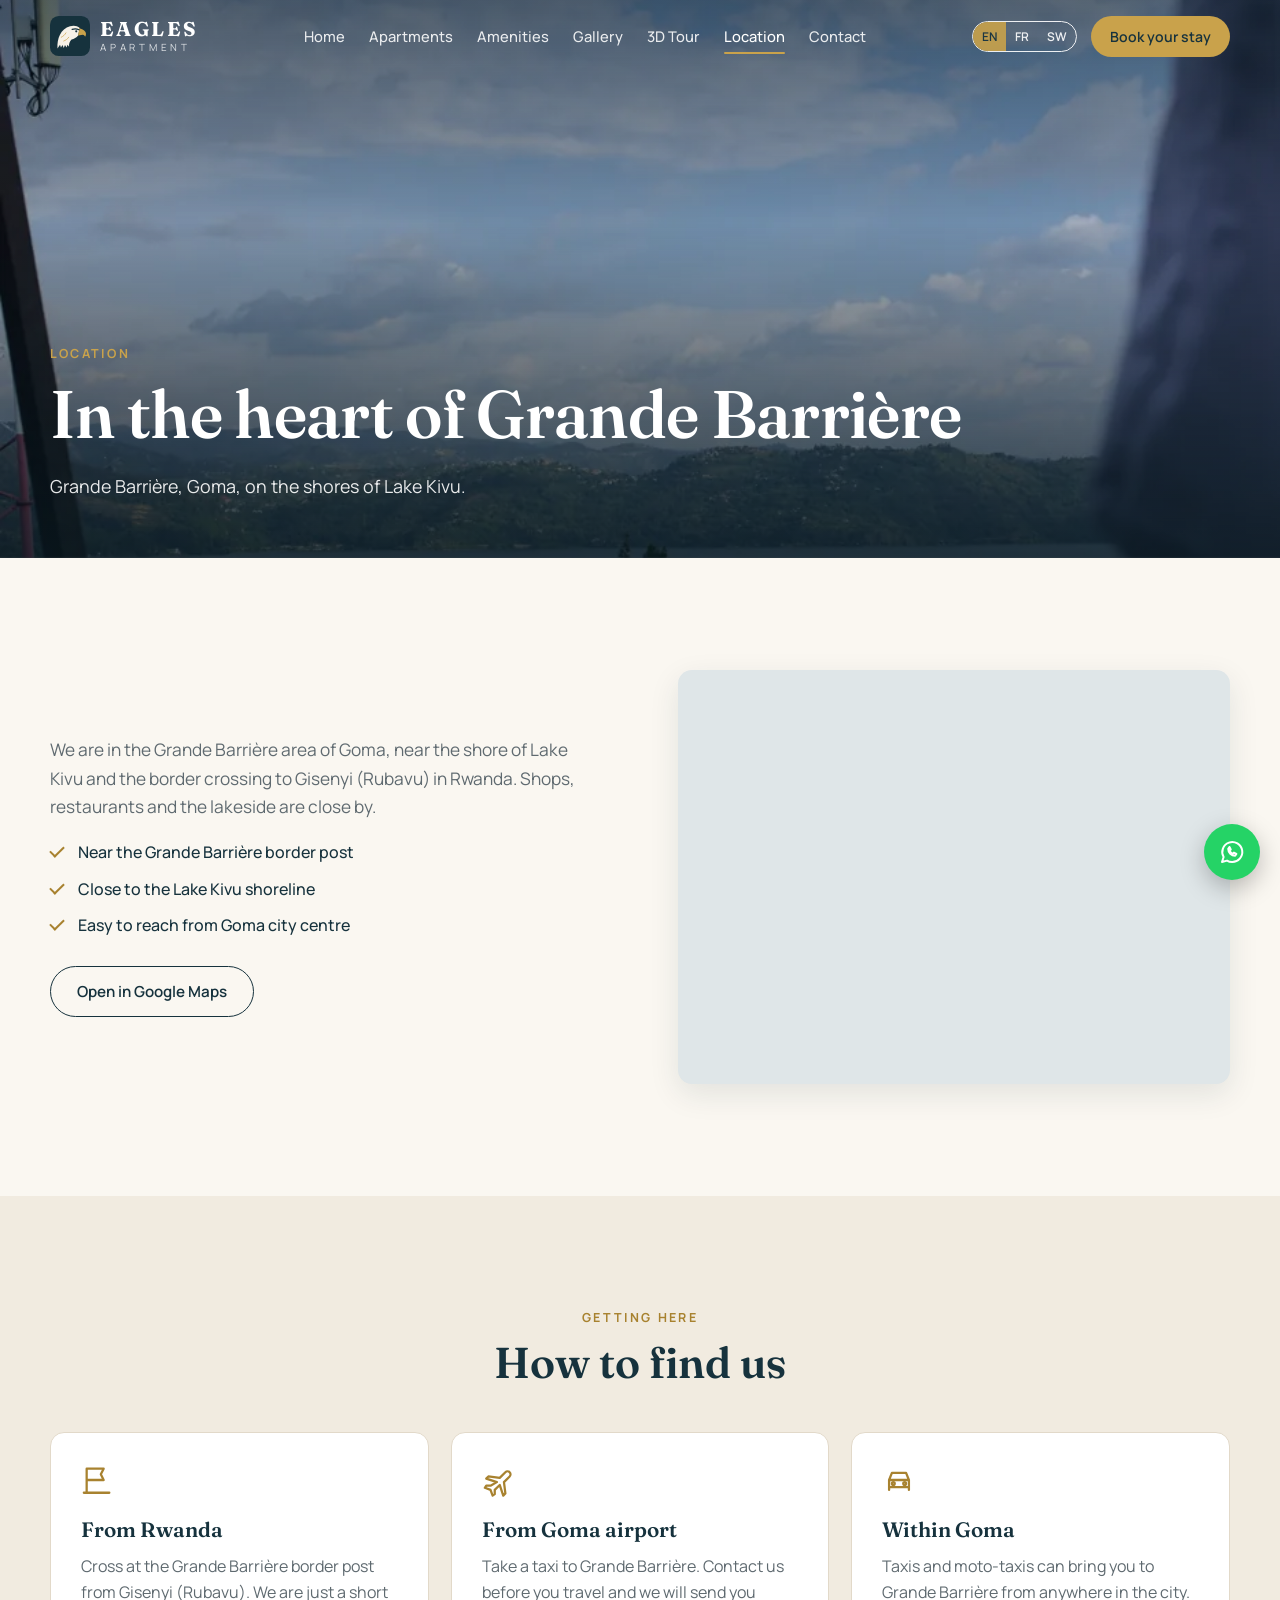
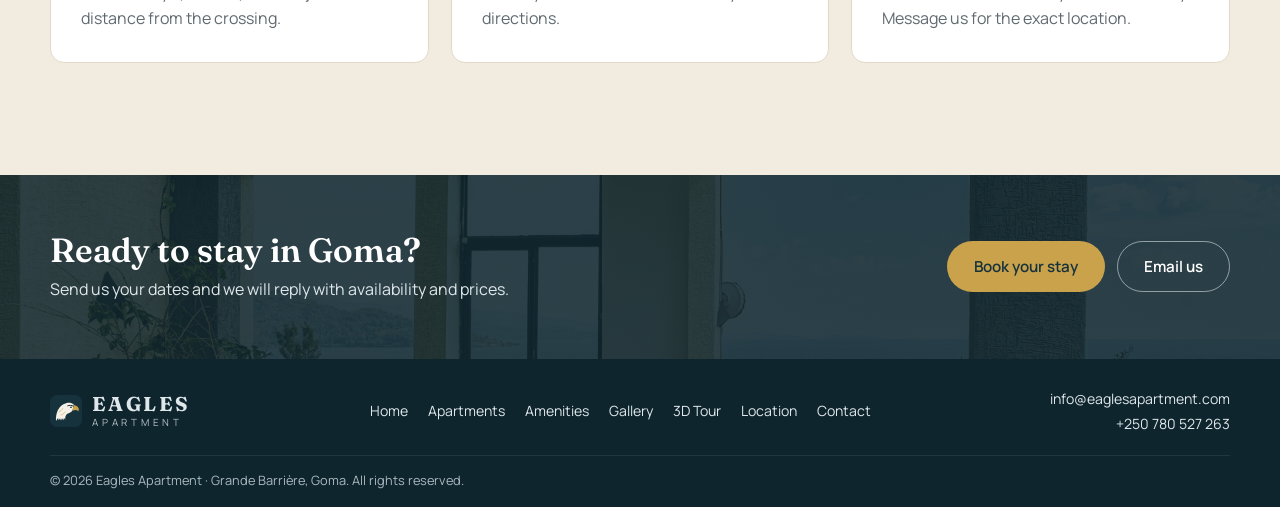
<file: site/location.html>
<!doctype html>
<html lang="en">
<head>
  <meta charset="utf-8">
  <meta name="viewport" content="width=device-width, initial-scale=1">
  <title>Location · Eagles Apartment, Grande Barrière, Goma</title>
  <meta name="description" content="Eagles Apartment is in Grande Barrière, Goma, near Lake Kivu and the border crossing to Gisenyi (Rubavu), Rwanda.">
  <meta name="theme-color" content="#16323d">
  <link rel="icon" href="images/logo.svg" type="image/svg+xml">
  <link rel="preconnect" href="https://fonts.googleapis.com">
  <link rel="preconnect" href="https://fonts.gstatic.com" crossorigin>
  <link href="https://fonts.googleapis.com/css2?family=Fraunces:opsz,wght@9..144,400;9..144,600&family=Manrope:wght@400;500;600;700&display=swap" rel="stylesheet">
  <link rel="stylesheet" href="css/styles.css">
</head>
<body data-page="location">
  <div id="site-header"></div>

  <main id="main">
    <section class="page-hero">
      <img src="images/lake-view-2.webp" alt="" class="page-hero__img page-hero__img--top">
      <div class="page-hero__shade"></div>
      <div class="container page-hero__content">
        <p class="eyebrow eyebrow--light" data-i18n="loc.eyebrow">Location</p>
        <h1 data-i18n="loc.title">In the heart of Grande Barrière</h1>
        <p data-i18n="locPage.sub">Grande Barrière, Goma, on the shores of Lake Kivu.</p>
      </div>
    </section>

    <section class="section">
      <div class="container split">
        <div>
          <p class="lead" data-i18n="loc.body">We are in the Grande Barrière area of Goma.</p>
          <ul class="checks">
            <li data-i18n="loc.p1">Near the Grande Barrière border post</li>
            <li data-i18n="loc.p2">Close to the Lake Kivu shoreline</li>
            <li data-i18n="loc.p3">Easy to reach from Goma city centre</li>
          </ul>
          <a class="btn btn--outline" href="https://www.google.com/maps/search/?api=1&query=Grande+Barri%C3%A8re+Goma" target="_blank" rel="noopener" data-i18n="loc.maps">Open in Google Maps</a>
        </div>
        <div class="map">
          <iframe title="Map of Grande Barrière, Goma" loading="lazy" referrerpolicy="no-referrer-when-downgrade"
            src="https://maps.google.com/maps?q=Grande%20Barri%C3%A8re%2C%20Goma&z=15&output=embed"></iframe>
        </div>
      </div>
    </section>

    <section class="section section--tint">
      <div class="container">
        <div class="section__head section__head--center">
          <p class="eyebrow" data-i18n="get.eyebrow">Getting here</p>
          <h2 data-i18n="get.title">How to find us</h2>
        </div>
        <div class="get">
          <div class="get-card"><svg><use href="#i-border"/></svg><h3 data-i18n="get.border.t">From Rwanda</h3><p data-i18n="get.border.b"></p></div>
          <div class="get-card"><svg><use href="#i-plane"/></svg><h3 data-i18n="get.air.t">From Goma airport</h3><p data-i18n="get.air.b"></p></div>
          <div class="get-card"><svg><use href="#i-car"/></svg><h3 data-i18n="get.town.t">In Goma</h3><p data-i18n="get.town.b"></p></div>
        </div>
      </div>
    </section>
  </main>

  <div id="site-footer"></div>
  <script src="js/i18n.js"></script>
  <script src="js/main.js"></script>
</body>
</html>
</file>
<file: site/css/styles.css>
:root {
  --ink: #16323d;        /* deep Kivu blue */
  --ink-2: #21495a;
  --gold: #c9a24b;
  --gold-2: #a8822f;
  --sand: #faf7f1;
  --tint: #f1ebe0;
  --text: #2b3236;
  --muted: #5f6a70;
  --line: #e2d9c9;
  --radius: 14px;
  --shadow: 0 10px 30px rgba(22, 50, 61, .10);
  --serif: "Fraunces", Georgia, serif;
  --sans: "Manrope", system-ui, -apple-system, "Segoe UI", sans-serif;
  --header-h: 72px;
}

*, *::before, *::after { box-sizing: border-box; }
html { scroll-behavior: smooth; scroll-padding-top: calc(var(--header-h) + 16px); }
body { margin: 0; font-family: var(--sans); color: var(--text); background: var(--sand); line-height: 1.65; -webkit-font-smoothing: antialiased; }
img { display: block; max-width: 100%; }
a { color: inherit; }
svg { width: 22px; height: 22px; fill: none; stroke: currentColor; stroke-width: 1.6; stroke-linecap: round; stroke-linejoin: round; flex: none; }
h1, h2, h3, h4 { font-family: var(--serif); font-weight: 600; line-height: 1.15; color: var(--ink); margin: 0 0 .5em; }
h1 { font-size: clamp(2.3rem, 5.5vw, 4.2rem); letter-spacing: -.01em; }
h2 { font-size: clamp(1.8rem, 3.6vw, 2.7rem); }
h3 { font-size: 1.3rem; }
p { margin: 0 0 1em; }

.container { width: min(1180px, 100% - 32px); margin-inline: auto; }
.skip { position: absolute; left: -999px; top: 8px; background: var(--ink); color: #fff; padding: 8px 14px; z-index: 100; }
.skip:focus { left: 8px; }

.eyebrow { font-size: .78rem; font-weight: 700; letter-spacing: .18em; text-transform: uppercase; color: var(--gold-2); margin-bottom: .8em; }
.eyebrow--light { color: var(--gold); }
.lead { font-size: 1.08rem; color: var(--muted); }

/* Buttons */
.btn { display: inline-flex; align-items: center; justify-content: center; gap: 8px; padding: 14px 26px; border-radius: 999px; border: 1.5px solid transparent; font: 600 .95rem var(--sans); text-decoration: none; cursor: pointer; transition: background .2s, color .2s, transform .2s, border-color .2s; white-space: nowrap; }
.btn:hover { transform: translateY(-1px); }
.btn--sm { padding: 10px 18px; font-size: .88rem; }
.btn--gold { background: var(--gold); color: var(--ink); }
.btn--gold:hover { background: #d8b35d; }
.btn--outline { border-color: var(--ink); color: var(--ink); background: transparent; }
.btn--outline:hover { background: var(--ink); color: #fff; }
.btn--ghost { border-color: rgba(255, 255, 255, .5); color: #fff; }
.btn--ghost:hover { border-color: #fff; background: rgba(255, 255, 255, .08); }
.btn--whatsapp { background: #25d366; color: #0b3d22; }
.link-arrow { font-weight: 600; color: var(--ink); text-decoration: none; border-bottom: 1.5px solid var(--gold); padding-bottom: 2px; white-space: nowrap; }
.link-arrow::after { content: " →"; }

/* Header */
.header { position: fixed; inset: 0 0 auto; z-index: 50; height: var(--header-h); transition: background .3s, box-shadow .3s; color: #fff; }
.header.is-solid { background: rgba(250, 247, 241, .96); backdrop-filter: blur(10px); box-shadow: 0 1px 0 var(--line); color: var(--ink); }
.header__inner { height: 100%; display: flex; align-items: center; justify-content: space-between; gap: 20px; }
.brand { display: flex; align-items: center; gap: 10px; text-decoration: none; }
.brand__text { display: flex; flex-direction: column; line-height: 1; }
.brand__text strong { font-family: var(--serif); font-size: 1.25rem; letter-spacing: .14em; }
.brand__text small { font-size: .62rem; letter-spacing: .38em; margin-top: 4px; opacity: .8; }
.brand--light { color: #fff; }
.nav { display: flex; gap: 24px; }
.nav a { text-decoration: none; font-size: .92rem; font-weight: 500; opacity: .88; position: relative; padding: 4px 0; }
.nav a:hover { opacity: 1; color: var(--gold); }
.nav a[aria-current="page"] { opacity: 1; }
.nav a[aria-current="page"]::after { content: ""; position: absolute; left: 0; right: 0; bottom: -2px; height: 2px; background: var(--gold); border-radius: 2px; }
.header__actions { display: flex; align-items: center; gap: 14px; }
.lang { display: flex; border: 1px solid currentColor; border-radius: 999px; overflow: hidden; opacity: .9; }
.lang button { background: none; border: 0; color: inherit; font: 600 .75rem var(--sans); padding: 6px 9px; cursor: pointer; }
.lang button.is-active { background: var(--gold); color: var(--ink); }
.menu-toggle { display: none; background: none; border: 0; width: 40px; height: 40px; padding: 9px; cursor: pointer; color: inherit; }
.menu-toggle span { display: block; height: 2px; background: currentColor; margin: 5px 0; transition: transform .25s, opacity .25s; }

/* Home hero */
.hero { position: relative; min-height: 100svh; display: flex; align-items: flex-end; color: #fff; overflow: hidden; }
.hero__slides, .hero__img { position: absolute; inset: 0; width: 100%; height: 100%; }
.hero__img { object-fit: cover; object-position: 60% center; opacity: 0; transition: opacity 1.6s ease; }
.hero__img.is-active { opacity: 1; animation: kenburns 9s ease-out both; }
@keyframes kenburns { from { transform: scale(1.1); } to { transform: scale(1); } }
@keyframes zoom { from { transform: scale(1.08); } to { transform: scale(1); } }
.hero__dots { position: absolute; right: max(16px, calc((100% - 1180px) / 2)); bottom: 32px; z-index: 2; display: flex; gap: 8px; }
.hero__dots button { width: 28px; height: 4px; border: 0; padding: 0; border-radius: 2px; background: rgba(255, 255, 255, .4); cursor: pointer; overflow: hidden; position: relative; }
.hero__dots button.is-on::after { content: ""; position: absolute; inset: 0; background: var(--gold); transform-origin: left; animation: progress var(--slide-ms, 6000ms) linear both; }
.hero__dots.is-paused button.is-on::after { animation: none; }
@keyframes progress { from { transform: scaleX(0); } to { transform: scaleX(1); } }
.hero__shade { position: absolute; inset: 0; background: linear-gradient(90deg, rgba(10, 25, 32, .6) 0%, rgba(10, 25, 32, 0) 60%), linear-gradient(180deg, rgba(10, 25, 32, .55) 0%, rgba(10, 25, 32, .1) 35%, rgba(10, 25, 32, .75) 100%); }
.hero__content { position: relative; padding: 140px 0 96px; }
.hero h1 { color: #fff; max-width: 14ch; }
.hero__sub { font-size: 1.12rem; max-width: 46ch; opacity: .92; margin-bottom: 2em; }
.hero__scroll { position: absolute; left: 50%; bottom: 24px; transform: translateX(-50%); width: 26px; height: 42px; border: 2px solid rgba(255, 255, 255, .7); border-radius: 14px; }
.hero__scroll span { position: absolute; left: 50%; top: 8px; width: 4px; height: 8px; margin-left: -2px; border-radius: 2px; background: #fff; animation: cue 1.8s infinite; }
@keyframes cue { 0% { opacity: 0; transform: translateY(0); } 40% { opacity: 1; } 100% { opacity: 0; transform: translateY(14px); } }

.search { display: flex; gap: 10px; align-items: flex-end; background: rgba(255, 255, 255, .97); color: var(--text); padding: 12px; border-radius: 18px; box-shadow: var(--shadow); max-width: 820px; }
.search__field { flex: 1; display: flex; flex-direction: column; padding: 4px 12px; border-right: 1px solid var(--line); min-width: 0; }
.search__field--sm { flex: .6; }
.search__field span { font-size: .72rem; font-weight: 700; letter-spacing: .08em; text-transform: uppercase; color: var(--muted); }
.search input, .search select { border: 0; background: transparent; font: 500 1rem var(--sans); color: var(--ink); padding: 4px 0; width: 100%; outline: none; }
.search .btn { padding: 16px 26px; }

/* Inner page hero */
.page-hero { position: relative; min-height: 62vh; display: flex; align-items: flex-end; color: #fff; overflow: hidden; }
.page-hero--short { min-height: 46vh; }
.page-hero__img { position: absolute; inset: 0; width: 100%; height: 100%; object-fit: cover; animation: zoom 14s ease-out both; }
.page-hero__img--top { object-position: center 30%; }
.page-hero__shade { position: absolute; inset: 0; background: linear-gradient(180deg, rgba(10, 25, 32, .55) 0%, rgba(10, 25, 32, .2) 40%, rgba(10, 25, 32, .78) 100%); }
.page-hero__content { position: relative; padding: 140px 0 56px; }
.page-hero h1 { color: #fff; margin-bottom: .3em; }
.page-hero p:last-child { font-size: 1.12rem; opacity: .9; max-width: 50ch; margin: 0; }
.page-intro { max-width: 720px; margin-bottom: 56px; }

/* Sections */
.section { padding: clamp(64px, 9vw, 112px) 0; }
.section--tint { background: var(--tint); }
[data-page="home"] .section { padding: clamp(48px, 6vw, 80px) 0; }
[data-page="home"] .section__head { margin-bottom: 32px; }
.section__head { max-width: 640px; margin-bottom: 44px; }
.section__head--center { margin-inline: auto; text-align: center; }
.section__head--row { max-width: none; display: flex; align-items: flex-end; justify-content: space-between; gap: 24px; flex-wrap: wrap; }
.section__head--row h2 { margin: 0; }

/* Split layout */
.split { display: grid; grid-template-columns: 1fr 1fr; gap: clamp(32px, 6vw, 80px); align-items: center; }
.split--reverse > :first-child { order: 2; }
.facts { list-style: none; padding: 0; margin: 28px 0 32px; display: grid; grid-template-columns: 1fr 1fr; gap: 14px 24px; }
.facts li { display: flex; gap: 10px; align-items: center; font-weight: 500; color: var(--ink); }
.facts svg { color: var(--gold-2); }

.stack { position: relative; padding: 0 0 48px 50px; }
.stack__back { width: 78%; margin-left: auto; aspect-ratio: 1; object-fit: cover; border-radius: var(--radius); }
.stack__front { position: absolute; left: 0; bottom: 0; width: 56%; aspect-ratio: 4/3; object-fit: cover; border-radius: var(--radius); border: 6px solid var(--sand); box-shadow: var(--shadow); }
.stack__badge { position: absolute; top: 32px; left: 8%; background: var(--ink); color: #fff; border-radius: 50%; width: 112px; height: 112px; display: grid; place-content: center; text-align: center; box-shadow: var(--shadow); border: 3px solid var(--gold); }
.stack__badge strong { font-family: var(--serif); font-size: 1.4rem; line-height: 1; }
.stack__badge span { font-size: .68rem; letter-spacing: .14em; text-transform: uppercase; color: var(--gold); margin-top: 4px; }

.framed { position: relative; }
.framed::before { content: ""; position: absolute; inset: 24px -24px -24px 24px; border: 2px solid var(--gold); border-radius: var(--radius); }
.framed img { position: relative; width: 100%; aspect-ratio: 4/5; object-fit: cover; border-radius: var(--radius); }

.duo { display: grid; grid-template-columns: 1fr 1fr; gap: 14px; }
.duo img { width: 100%; aspect-ratio: 3/4; object-fit: cover; border-radius: var(--radius); cursor: zoom-in; }
.duo img:last-child { margin-top: 48px; }

/* Highlight tiles */
.tiles { display: grid; grid-template-columns: repeat(4, 1fr); gap: 18px; }
.tile { position: relative; display: block; aspect-ratio: 4/5; border-radius: var(--radius); overflow: hidden; color: #fff; text-decoration: none; }
.tile img { position: absolute; inset: 0; width: 100%; height: 100%; object-fit: cover; transition: transform .8s; }
.tile::after { content: ""; position: absolute; inset: 0; background: linear-gradient(180deg, transparent 25%, rgba(10, 25, 32, .55) 55%, rgba(10, 25, 32, .92)); }
.tile:hover img { transform: scale(1.06); }
.tile__text { position: absolute; left: 0; right: 0; bottom: 0; padding: 20px; z-index: 1; }
.tile h3 { color: #fff; font-size: 1.25rem; }
.tile p { font-size: .9rem; }
.tile p { margin: 0; opacity: .88; }
.tile h3::after { content: " →"; color: var(--gold); transition: margin .3s; }
.tile:hover h3::after { margin-left: 6px; }

/* Cards */
.cards { display: grid; grid-template-columns: repeat(3, 1fr); gap: 26px; }
.card { background: #fff; border-radius: var(--radius); overflow: hidden; box-shadow: var(--shadow); display: flex; flex-direction: column; text-decoration: none; color: inherit; transition: transform .3s, box-shadow .3s; }
.card:hover { transform: translateY(-4px); box-shadow: 0 18px 40px rgba(22, 50, 61, .16); }
.card__media { position: relative; aspect-ratio: 4/3; overflow: hidden; }
.card__media img { position: absolute; inset: 0; width: 100%; height: 100%; object-fit: cover; opacity: 0; transition: opacity .6s; }
.card__media img.is-on { opacity: 1; }
.card__dots { position: absolute; bottom: 12px; left: 50%; transform: translateX(-50%); display: flex; gap: 6px; z-index: 2; }
.card__dots button { width: 8px; height: 8px; border-radius: 50%; border: 0; padding: 0; background: rgba(255, 255, 255, .55); cursor: pointer; }
.card__dots button.is-on { background: #fff; }
.badge { position: absolute; top: 14px; left: 14px; z-index: 2; background: rgba(22, 50, 61, .88); color: #fff; font-size: .75rem; font-weight: 600; padding: 6px 12px; border-radius: 999px; }
.badge--static { position: static; display: inline-block; margin-bottom: 14px; background: var(--tint); color: var(--ink); }
.card__body { padding: 24px; display: flex; flex-direction: column; flex: 1; }
.card__body p { color: var(--muted); }
.card .link-arrow { margin-top: auto; align-self: flex-start; }

/* Mosaic */
.mosaic { display: grid; grid-template-columns: 2fr 1fr 1fr; grid-template-rows: 240px 240px; gap: 14px; }
.mosaic img { width: 100%; height: 100%; object-fit: cover; border-radius: 12px; cursor: zoom-in; transition: filter .3s; }
.mosaic img:hover { filter: brightness(1.08); }
.mosaic__a { grid-row: span 2; }

/* Apartment details */
.apt-detail { display: grid; grid-template-columns: 1.25fr 1fr; gap: clamp(28px, 5vw, 64px); align-items: center; padding: 48px 0; border-top: 1px solid var(--line); scroll-margin-top: calc(var(--header-h) + 16px); }
.apt-detail:first-of-type { border-top: 0; padding-top: 0; }
.apt-detail--flip .apt-detail__gallery { order: 2; }
.apt-detail__gallery { display: grid; grid-template-columns: repeat(3, 1fr); gap: 10px; }
.apt-detail__gallery img { width: 100%; aspect-ratio: 4/3; object-fit: cover; border-radius: 10px; cursor: zoom-in; }
.apt-detail__gallery .apt-detail__main { grid-column: 1 / -1; aspect-ratio: 16/10; border-radius: var(--radius); }
.apt-detail__body p { color: var(--muted); }
.apt-detail__label { font-family: var(--sans); font-size: .8rem; font-weight: 700; text-transform: uppercase; letter-spacing: .12em; color: var(--gold-2); margin: 24px 0 12px; }
.inside { list-style: none; padding: 0; margin: 0 0 28px; display: grid; grid-template-columns: 1fr 1fr; gap: 10px 18px; }
.inside li { display: flex; align-items: center; gap: 10px; color: var(--ink); font-weight: 500; font-size: .95rem; }
.inside svg { color: var(--gold-2); }

/* Amenities */
.amenities { list-style: none; padding: 0; margin: 0; display: grid; grid-template-columns: repeat(4, 1fr); gap: 16px; }
.amenities li { display: flex; align-items: center; gap: 14px; padding: 18px; background: #fff; border: 1px solid var(--line); border-radius: 12px; font-weight: 500; color: var(--ink); }
.amenities svg { width: 28px; height: 28px; color: var(--gold-2); }

/* Feature (dark split) */
.feature { display: grid; grid-template-columns: 1.2fr 1fr; background: var(--ink); color: #e8eef0; }
.feature__media img { width: 100%; height: 100%; min-height: 460px; object-fit: cover; object-position: center 60%; }
.feature__body { padding: clamp(40px, 7vw, 96px) clamp(24px, 6vw, 80px); align-self: center; }
.feature h2 { color: #fff; }
.feature__thumbs { display: grid; grid-template-columns: 1fr 1fr; gap: 12px; margin: 28px 0 32px; }
.feature__thumbs img { aspect-ratio: 4/3; object-fit: cover; border-radius: 12px; }
.feature__thumbs [data-zoom] { cursor: zoom-in; }

/* Gallery page */
.filters { display: flex; flex-wrap: wrap; gap: 8px; margin-bottom: 26px; }
.filters button { border: 1px solid var(--line); background: #fff; color: var(--ink); border-radius: 999px; padding: 8px 16px; font: 600 .85rem var(--sans); cursor: pointer; }
.filters button.is-active { background: var(--ink); border-color: var(--ink); color: #fff; }
.gallery { columns: 3 260px; column-gap: 14px; }
.gallery button { display: block; width: 100%; border: 0; padding: 0; margin: 0 0 14px; background: none; cursor: zoom-in; border-radius: 12px; overflow: hidden; break-inside: avoid; }
.gallery button[hidden] { display: none; }
.gallery img { width: 100%; transition: transform .5s; }
.gallery button:hover img { transform: scale(1.03); }

/* Location */
.checks { list-style: none; padding: 0; margin: 0 0 28px; }
.checks li { padding-left: 28px; position: relative; margin-bottom: 10px; color: var(--ink); font-weight: 500; }
.checks li::before { content: ""; position: absolute; left: 0; top: .45em; width: 14px; height: 8px; border-left: 2px solid var(--gold-2); border-bottom: 2px solid var(--gold-2); transform: rotate(-45deg); }
.map { border-radius: var(--radius); overflow: hidden; box-shadow: var(--shadow); aspect-ratio: 4/3; background: #dfe6e8; }
.map iframe { width: 100%; height: 100%; border: 0; }
.get { display: grid; grid-template-columns: repeat(3, 1fr); gap: 22px; }
.get-card { background: #fff; border-radius: var(--radius); padding: 30px; border: 1px solid var(--line); }
.get-card svg { width: 34px; height: 34px; color: var(--gold-2); margin-bottom: 14px; }
.get-card p { color: var(--muted); margin: 0; }

/* Contact page */
.contact__grid { display: grid; grid-template-columns: .9fr 1.1fr; gap: clamp(32px, 6vw, 72px); align-items: start; }
.contact__list { list-style: none; padding: 0; margin: 28px 0 36px; display: grid; gap: 16px; }
.contact__list li { display: flex; gap: 12px; align-items: flex-start; color: var(--ink); font-weight: 500; }
.contact__list li[hidden] { display: none; }
.contact__list svg { color: var(--gold-2); margin-top: 2px; }
.contact__list a { text-decoration: none; border-bottom: 1px solid var(--gold); }
.mini-steps { list-style: none; padding: 0; margin: 0; counter-reset: s; display: grid; gap: 18px; }
.mini-steps li { counter-increment: s; position: relative; padding-left: 52px; }
.mini-steps li::before { content: counter(s); position: absolute; left: 0; top: 0; width: 36px; height: 36px; border-radius: 50%; background: var(--ink); color: var(--gold); display: grid; place-items: center; font: 600 1rem var(--serif); }
.mini-steps strong { display: block; color: var(--ink); }
.mini-steps span { color: var(--muted); font-size: .95rem; }
.enquiry { background: #fff; color: var(--text); border-radius: 18px; padding: clamp(22px, 4vw, 36px); box-shadow: 0 20px 50px rgba(22, 50, 61, .14); display: grid; gap: 14px; scroll-margin-top: calc(var(--header-h) + 16px); }
.enquiry__row { display: grid; grid-template-columns: 1fr 1fr; gap: 14px; }
.enquiry label { display: flex; flex-direction: column; gap: 6px; }
.enquiry label > span { font-size: .78rem; font-weight: 700; letter-spacing: .05em; text-transform: uppercase; color: var(--muted); }
.enquiry input, .enquiry select, .enquiry textarea { font: 500 1rem var(--sans); color: var(--ink); background: var(--sand); border: 1px solid var(--line); border-radius: 10px; padding: 12px 14px; width: 100%; }
.enquiry input:focus, .enquiry select:focus, .enquiry textarea:focus { outline: 2px solid var(--gold); outline-offset: 1px; }
.enquiry textarea { resize: vertical; }
.enquiry__actions { display: flex; flex-wrap: wrap; gap: 10px; }
.enquiry__actions .btn { flex: 1; }
.enquiry__actions .btn[hidden] { display: none; }
.enquiry__note { font-size: .82rem; color: var(--muted); margin: 0; }
.enquiry__error { color: #b3261e; font-weight: 600; margin: 0; }

/* CTA band */
.cta-band { background: linear-gradient(rgba(16, 38, 47, .88), rgba(16, 38, 47, .88)), url("../images/rooftop-lounge.webp") center 40%/cover; color: #dfe7ea; padding: clamp(36px, 5vw, 56px) 0; }
.cta-band__inner { display: flex; align-items: center; justify-content: space-between; gap: 32px; flex-wrap: wrap; }
.cta-band h2 { color: #fff; margin-bottom: .2em; font-size: clamp(1.5rem, 3vw, 2.1rem); }
.cta-band p { margin: 0; max-width: 50ch; }
.cta-band__actions { display: flex; gap: 12px; flex-wrap: wrap; }

/* Footer */
.footer { background: #0f252e; color: #a9babf; padding: 28px 0 0; font-size: .88rem; }
.footer__inner { display: flex; align-items: center; justify-content: space-between; gap: 16px 32px; flex-wrap: wrap; padding-bottom: 20px; }
.footer__links { display: flex; flex-wrap: wrap; gap: 6px 20px; }
.footer__contact { display: flex; flex-direction: column; align-items: flex-end; gap: 2px; }
.footer a { color: #dfe7ea; text-decoration: none; }
.footer a:hover { color: var(--gold); }
.footer__bottom { border-top: 1px solid rgba(255, 255, 255, .08); padding: 14px 0 16px; }
.footer__bottom p { margin: 0; font-size: .8rem; }

/* 3D tour viewer */
.tour3d__view { position: relative; overflow: hidden; border-radius: var(--radius); background: linear-gradient(#bcd6e6, #e8eef0); box-shadow: var(--shadow); user-select: none; }
.tour3d--compact .tour3d__view { aspect-ratio: 4/5; max-height: 560px; width: 100%; }
.tour3d--full .tour3d__view { height: min(78vh, 760px); min-height: 460px; }
.tour3d__stage, .tour3d__stage canvas { position: absolute; inset: 0; width: 100%; height: 100%; display: block; }
.tour3d__stage canvas { cursor: grab; outline: none; }
.tour3d__stage canvas:active { cursor: grabbing; }
.tour3d__status { position: absolute; inset: 0; display: none; place-items: center; align-content: center; gap: 12px; color: var(--ink); font-weight: 600; font-size: .9rem; }
.tour3d.is-loading .tour3d__status { display: grid; }
.tour3d__spinner { width: 34px; height: 34px; border-radius: 50%; border: 3px solid rgba(22, 50, 61, .15); border-top-color: var(--gold); animation: spin .9s linear infinite; }
@keyframes spin { to { transform: rotate(360deg); } }
.tour3d__fallback { position: absolute; inset: 0; display: none; }
.tour3d.is-fallback .tour3d__fallback { display: block; }
.tour3d__fallback img { width: 100%; height: 100%; object-fit: cover; }
.tour3d__fallback p { position: absolute; left: 16px; right: 16px; bottom: 16px; margin: 0; background: rgba(255, 255, 255, .92); padding: 10px 14px; border-radius: 10px; font-size: .9rem; }
.tour3d.is-fallback .tour3d__hint, .tour3d.is-fallback .tour3d__bar { display: none; }

.tour3d__hint { position: absolute; left: 50%; top: 14px; transform: translateX(-50%); margin: 0; display: flex; align-items: center; gap: 8px; background: rgba(15, 37, 46, .72); color: #fff; font-size: .8rem; font-weight: 600; padding: 7px 14px; border-radius: 999px; white-space: nowrap; pointer-events: none; transition: opacity .5s; backdrop-filter: blur(6px); }
.tour3d__hint svg { width: 16px; height: 16px; color: var(--gold); }
.tour3d.is-touched .tour3d__hint, .tour3d.is-peeking .tour3d__hint { opacity: 0; }
.tour3d__open { position: absolute; right: 14px; bottom: 14px; box-shadow: 0 6px 18px rgba(0, 0, 0, .2); }

.tour3d__labels { position: absolute; inset: 0; pointer-events: none; }
.tour3d__hotspot { position: absolute; left: 0; top: 0; pointer-events: auto; background: none; border: 0; padding: 0; cursor: pointer; display: flex; align-items: center; gap: 8px; margin: -11px 0 0 -11px; transition: opacity .25s; }
.tour3d__hotspot.is-hidden { opacity: 0; pointer-events: none; }
.tour3d__dot { width: 22px; height: 22px; border-radius: 50%; background: var(--gold); border: 3px solid #fff; box-shadow: 0 0 0 0 rgba(201, 162, 75, .6); animation: pulse 2s infinite; flex: none; }
@keyframes pulse { 70% { box-shadow: 0 0 0 12px rgba(201, 162, 75, 0); } 100% { box-shadow: 0 0 0 0 rgba(201, 162, 75, 0); } }
.tour3d__tag { background: rgba(15, 37, 46, .85); color: #fff; font: 600 .78rem var(--sans); padding: 5px 10px; border-radius: 999px; white-space: nowrap; opacity: 0; transform: translateX(-6px); transition: opacity .2s, transform .2s; }
.tour3d__hotspot:hover .tour3d__tag, .tour3d__hotspot:focus-visible .tour3d__tag, .tour3d__hotspot.is-active .tour3d__tag { opacity: 1; transform: none; }
.tour3d__hotspot.is-active .tour3d__dot { background: #fff; border-color: var(--gold); }

.tour3d__card { position: absolute; left: 16px; bottom: 16px; width: min(320px, calc(100% - 32px)); background: #fff; border-radius: 14px; overflow: hidden; box-shadow: 0 16px 40px rgba(0, 0, 0, .25); z-index: 3; animation: cardIn .3s ease; }
@keyframes cardIn { from { opacity: 0; transform: translateY(10px); } }
.tour3d__card img { width: 100%; aspect-ratio: 16/9; object-fit: cover; }
.tour3d__card-body { padding: 16px 18px 18px; }
.tour3d__card h3 { font-size: 1.15rem; margin-bottom: .35em; }
.tour3d__card p { color: var(--muted); font-size: .92rem; margin-bottom: 12px; }
.tour3d__card-close { position: absolute; top: 8px; right: 8px; width: 30px; height: 30px; border-radius: 50%; border: 0; background: rgba(255, 255, 255, .92); color: var(--ink); font-size: 1.2rem; cursor: pointer; line-height: 1; }

.tour3d__back { position: absolute; left: 16px; top: 16px; display: none; z-index: 2; }
.tour3d.is-peeking .tour3d__back { display: inline-flex; }

.tour3d__bar { position: absolute; right: 14px; bottom: 14px; display: flex; gap: 6px; z-index: 2; }
.tour3d__bar button { display: inline-flex; align-items: center; gap: 6px; height: 40px; min-width: 40px; justify-content: center; padding: 0 10px; border: 0; border-radius: 10px; background: rgba(255, 255, 255, .94); color: var(--ink); font: 600 .82rem var(--sans); cursor: pointer; box-shadow: 0 4px 14px rgba(0, 0, 0, .15); }
.tour3d__bar button:hover { background: #fff; color: var(--gold-2); }
.tour3d__bar svg { width: 18px; height: 18px; }
.tour3d__moon, .tour3d__night { display: none; }
.tour3d.is-evening .tour3d__moon, .tour3d.is-evening .tour3d__night { display: inline; }
.tour3d.is-evening .tour3d__sun, .tour3d.is-evening .tour3d__day { display: none; }
.tour3d.is-evening .tour3d__hint { background: rgba(255, 255, 255, .16); }

.tour3d__jumps { display: flex; flex-wrap: wrap; align-items: center; gap: 8px; margin-top: 16px; }
.tour3d__jumps > span { font-size: .78rem; font-weight: 700; letter-spacing: .12em; text-transform: uppercase; color: var(--gold-2); margin-right: 4px; }
.tour3d__jumps button { border: 1px solid var(--line); background: #fff; color: var(--ink); border-radius: 999px; padding: 8px 14px; font: 600 .85rem var(--sans); cursor: pointer; }
.tour3d__jumps button:hover { border-color: var(--gold); color: var(--gold-2); }
.tour3d:fullscreen { background: var(--sand); padding: 16px; display: flex; flex-direction: column; }
.tour3d:fullscreen .tour3d__view { flex: 1; height: auto; max-height: none; }

.tour-page { padding: calc(var(--header-h) + 40px) 0 72px; }
.tour-page__head { display: grid; grid-template-columns: 1fr 1fr; gap: 24px 48px; align-items: end; margin-bottom: 28px; }
.tour-page__head h1 { font-size: clamp(2rem, 4.4vw, 3.2rem); margin: 0; }
.tour-page__head .lead { margin: 0; }
.tour-page__note { font-size: .82rem; color: var(--muted); margin: 14px 0 0; }

/* Floating + mobile bar */
.mobile-bar { display: none; }
.wa-float { position: fixed; right: 20px; bottom: 20px; z-index: 40; width: 56px; height: 56px; border-radius: 50%; background: #25d366; color: #fff; display: grid; place-items: center; box-shadow: 0 8px 24px rgba(0, 0, 0, .25); }
.wa-float svg { width: 30px; height: 30px; }

/* Lightbox */
.lightbox { position: fixed; inset: 0; z-index: 100; background: rgba(8, 18, 22, .94); display: grid; place-items: center; padding: 24px; }
.lightbox[hidden] { display: none; }
.lightbox figure { margin: 0; max-width: min(1200px, 100%); }
.lightbox img { max-height: 82vh; width: auto; margin: 0 auto; border-radius: 8px; }
.lightbox figcaption { color: #cdd8db; text-align: center; margin-top: 12px; font-size: .9rem; }
.lightbox button { position: absolute; background: rgba(255, 255, 255, .12); color: #fff; border: 0; border-radius: 50%; width: 48px; height: 48px; font-size: 1.8rem; line-height: 1; cursor: pointer; }
.lightbox button:hover { background: rgba(255, 255, 255, .25); }
.lightbox__close { top: 18px; right: 18px; }
.lightbox__prev { left: 18px; top: 50%; transform: translateY(-50%); }
.lightbox__next { right: 18px; top: 50%; transform: translateY(-50%); }

/* Reveal on scroll */
.reveal { opacity: 0; transform: translateY(18px); transition: opacity .7s ease, transform .7s ease; }
.reveal.is-in { opacity: 1; transform: none; }
@media (prefers-reduced-motion: reduce) {
  html { scroll-behavior: auto; }
  .reveal { opacity: 1; transform: none; }
  *, *::before { animation: none !important; transition: none !important; }
}

/* Responsive */
@media (max-width: 1080px) {
  .nav { gap: 16px; }
  .amenities { grid-template-columns: repeat(3, 1fr); }
}
@media (max-width: 960px) {
  .menu-toggle { display: block; }
  .header__cta { display: none; }
  .nav { position: fixed; inset: var(--header-h) 0 auto; flex-direction: column; gap: 0; background: var(--sand); color: var(--ink); padding: 8px 16px 20px; box-shadow: 0 12px 24px rgba(0, 0, 0, .12); transform: translateY(-8px); opacity: 0; pointer-events: none; transition: opacity .2s, transform .2s; }
  .nav a { padding: 14px 4px; border-bottom: 1px solid var(--line); font-size: 1.05rem; }
  .nav a[aria-current="page"] { color: var(--gold-2); }
  .nav a[aria-current="page"]::after { display: none; }
  .nav.is-open { opacity: 1; transform: none; pointer-events: auto; }
  .menu-toggle[aria-expanded="true"] span:nth-child(1) { transform: translateY(7px) rotate(45deg); }
  .menu-toggle[aria-expanded="true"] span:nth-child(2) { opacity: 0; }
  .menu-toggle[aria-expanded="true"] span:nth-child(3) { transform: translateY(-7px) rotate(-45deg); }
  .split, .contact__grid, .feature, .apt-detail, .tour-page__head { grid-template-columns: 1fr; }
  .split--reverse > :first-child, .apt-detail--flip .apt-detail__gallery { order: 0; }
  .cards, .tiles, .get { grid-template-columns: 1fr 1fr; }
  .tile { aspect-ratio: 4/3; }
  .feature__media img { min-height: 300px; max-height: 460px; }
  .framed { margin-right: 24px; }
}
@media (max-width: 720px) {
  body { padding-bottom: 76px; }
  .brand__text strong { font-size: 1.1rem; }
  .hero__content { padding: 120px 0 72px; }
  .hero__scroll { display: none; }
  .search { flex-wrap: wrap; }
  .search__field { flex: 1 1 40%; border-right: 0; border-bottom: 1px solid var(--line); padding-bottom: 8px; }
  .search__field--sm { flex: 1 1 100%; }
  .search .btn { flex: 1 1 100%; }
  .page-hero { min-height: 52vh; }
  .facts, .cards, .get, .enquiry__row, .inside { grid-template-columns: 1fr; }
  .tiles { gap: 10px; }
  .tile { aspect-ratio: 1; }
  .tile__text { padding: 12px; }
  .tile h3 { font-size: 1rem; margin: 0; }
  .tile p { display: none; }
  .cards { grid-auto-flow: column; grid-auto-columns: 82%; grid-template-columns: none; overflow-x: auto; scroll-snap-type: x mandatory; padding-bottom: 8px; margin-inline: -16px; padding-inline: 16px; }
  .card { scroll-snap-align: start; }
  .facts { margin: 20px 0 24px; gap: 10px; }
  .amenities { grid-template-columns: 1fr 1fr; gap: 10px; }
  .amenities li { padding: 14px; font-size: .9rem; gap: 10px; }
  .mosaic { grid-template-columns: 1fr 1fr; grid-template-rows: 220px 140px 140px; }
  .mosaic__a { grid-column: 1 / -1; grid-row: auto; }
  .stack { padding-left: 24px; }
  .stack__badge { width: 88px; height: 88px; top: 16px; left: 0; }
  .stack__badge strong { font-size: 1.1rem; }
  .footer__inner { flex-direction: column; align-items: flex-start; }
  .footer__contact { align-items: flex-start; }
  .mobile-bar { display: block; position: fixed; inset: auto 0 0; z-index: 40; padding: 12px 16px calc(12px + env(safe-area-inset-bottom)); background: rgba(250, 247, 241, .97); box-shadow: 0 -4px 20px rgba(0, 0, 0, .1); transform: translateY(110%); transition: transform .3s; }
  .mobile-bar.is-shown { transform: none; }
  .mobile-bar .btn { width: 100%; }
  .wa-float { bottom: 92px; }
  .lightbox__prev, .lightbox__next { top: auto; bottom: 18px; transform: none; }
  .tour3d--full .tour3d__view { height: 72vh; min-height: 420px; }
  .tour3d__bar { left: 10px; right: 10px; bottom: 10px; justify-content: flex-end; }
  .tour3d__bar [data-mood] span { display: none !important; }
  .tour3d__card { left: 10px; right: 10px; bottom: 60px; width: auto; }
  .tour3d__card img { aspect-ratio: 21/9; }
  .tour3d__hint { font-size: .72rem; top: 10px; }
  .tour3d--compact .tour3d__view { aspect-ratio: 1; }
}
</file>
